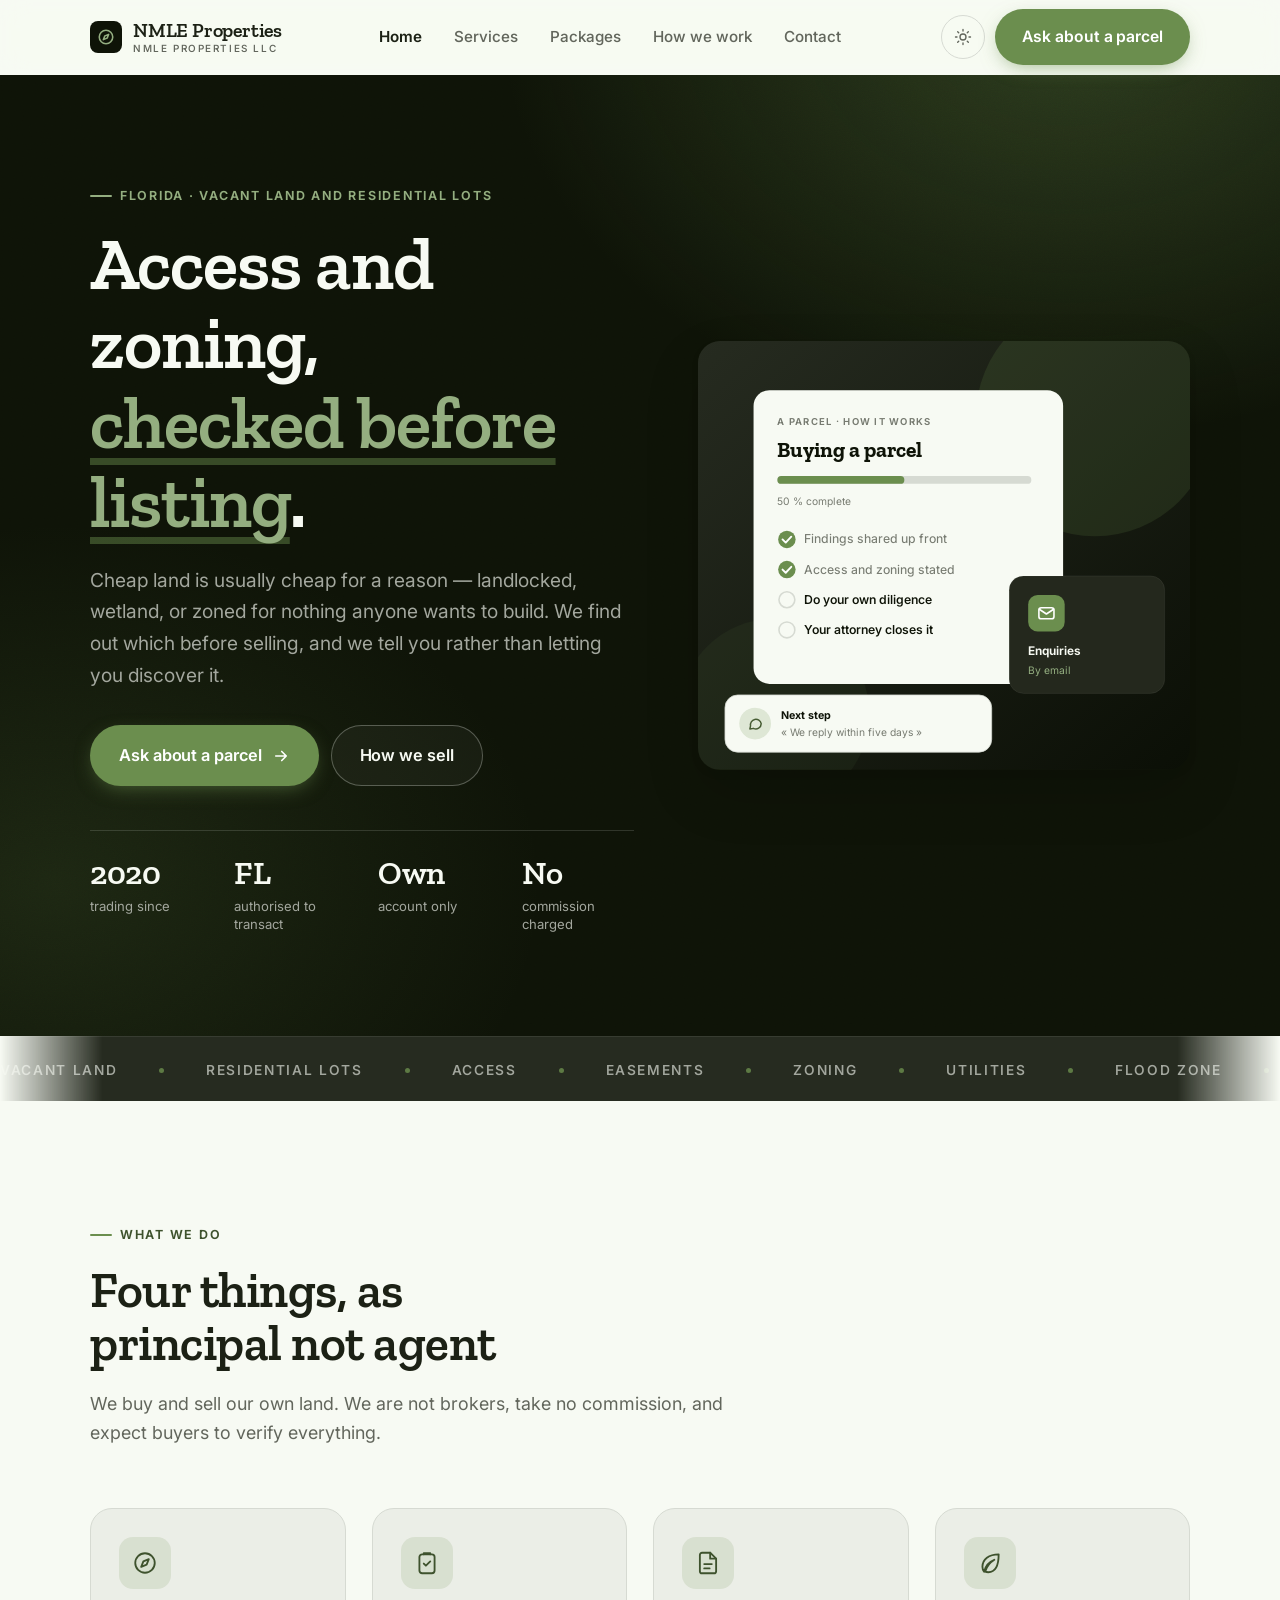
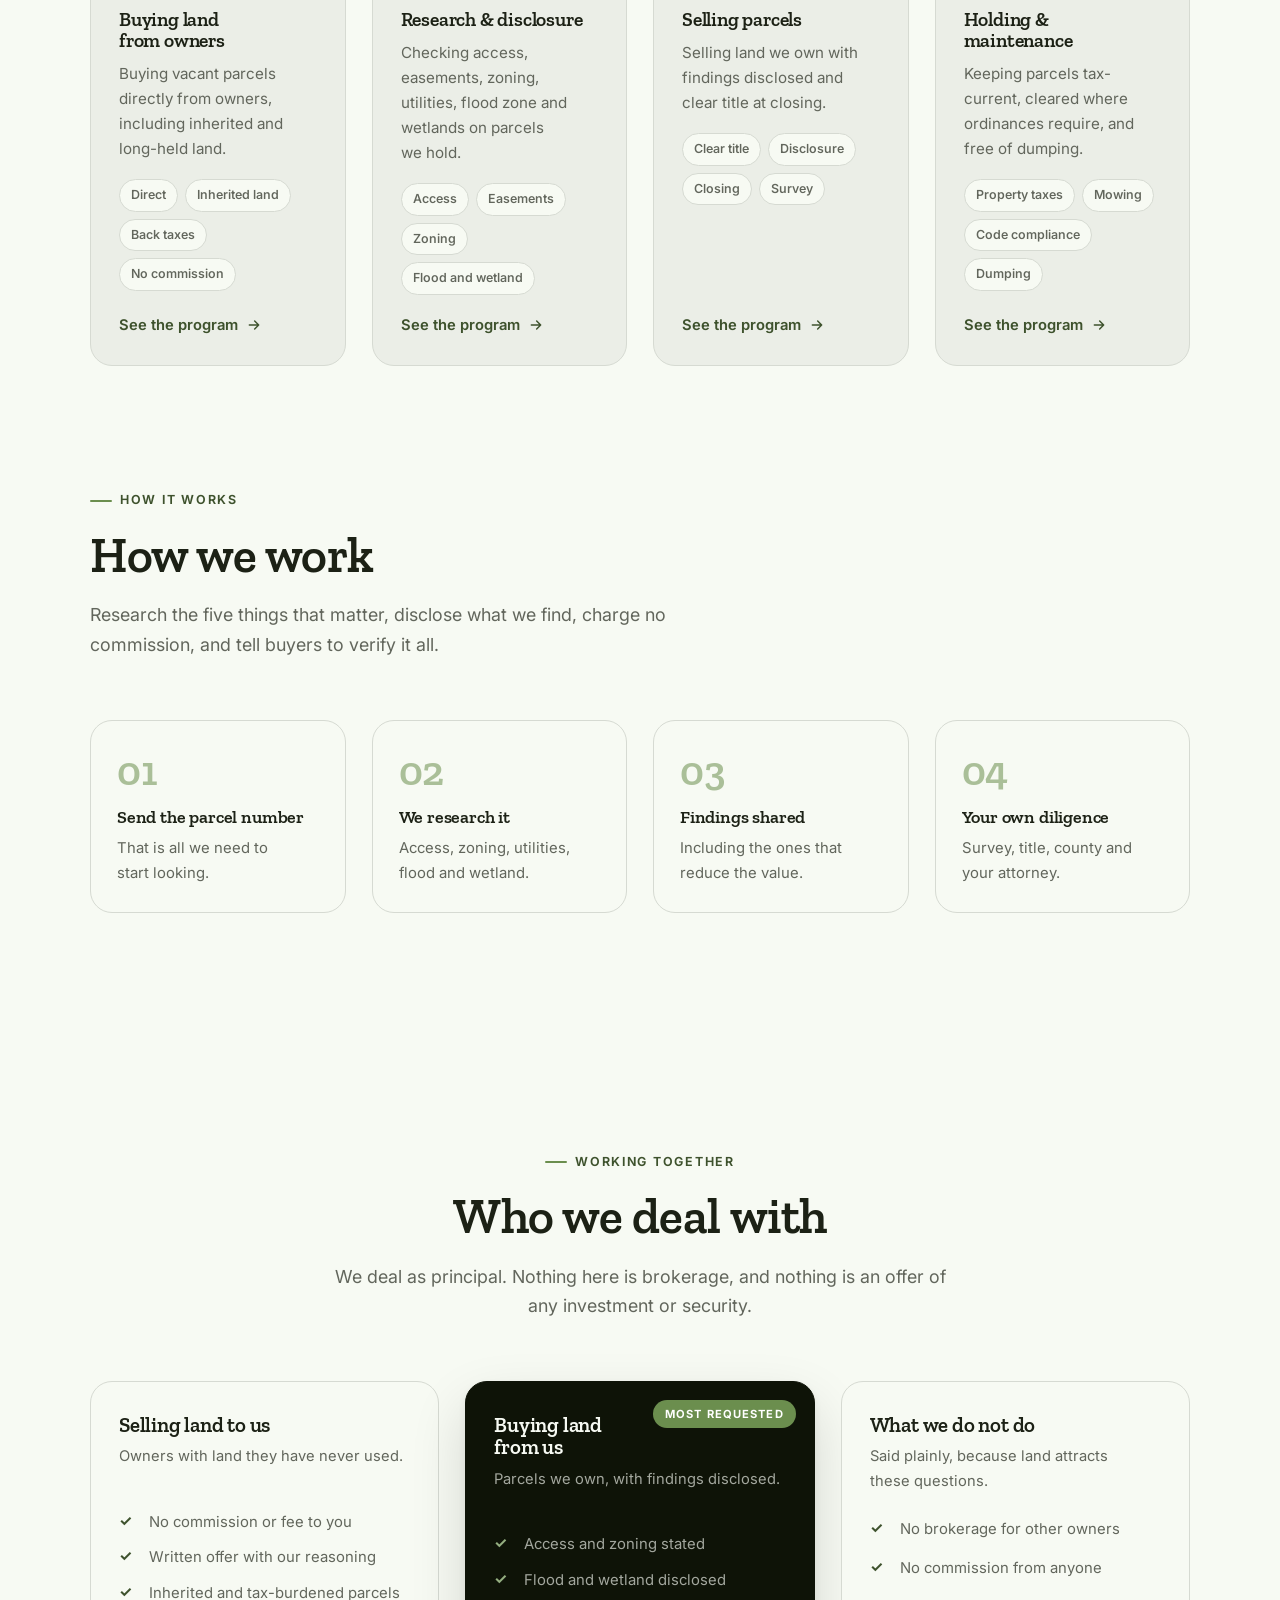
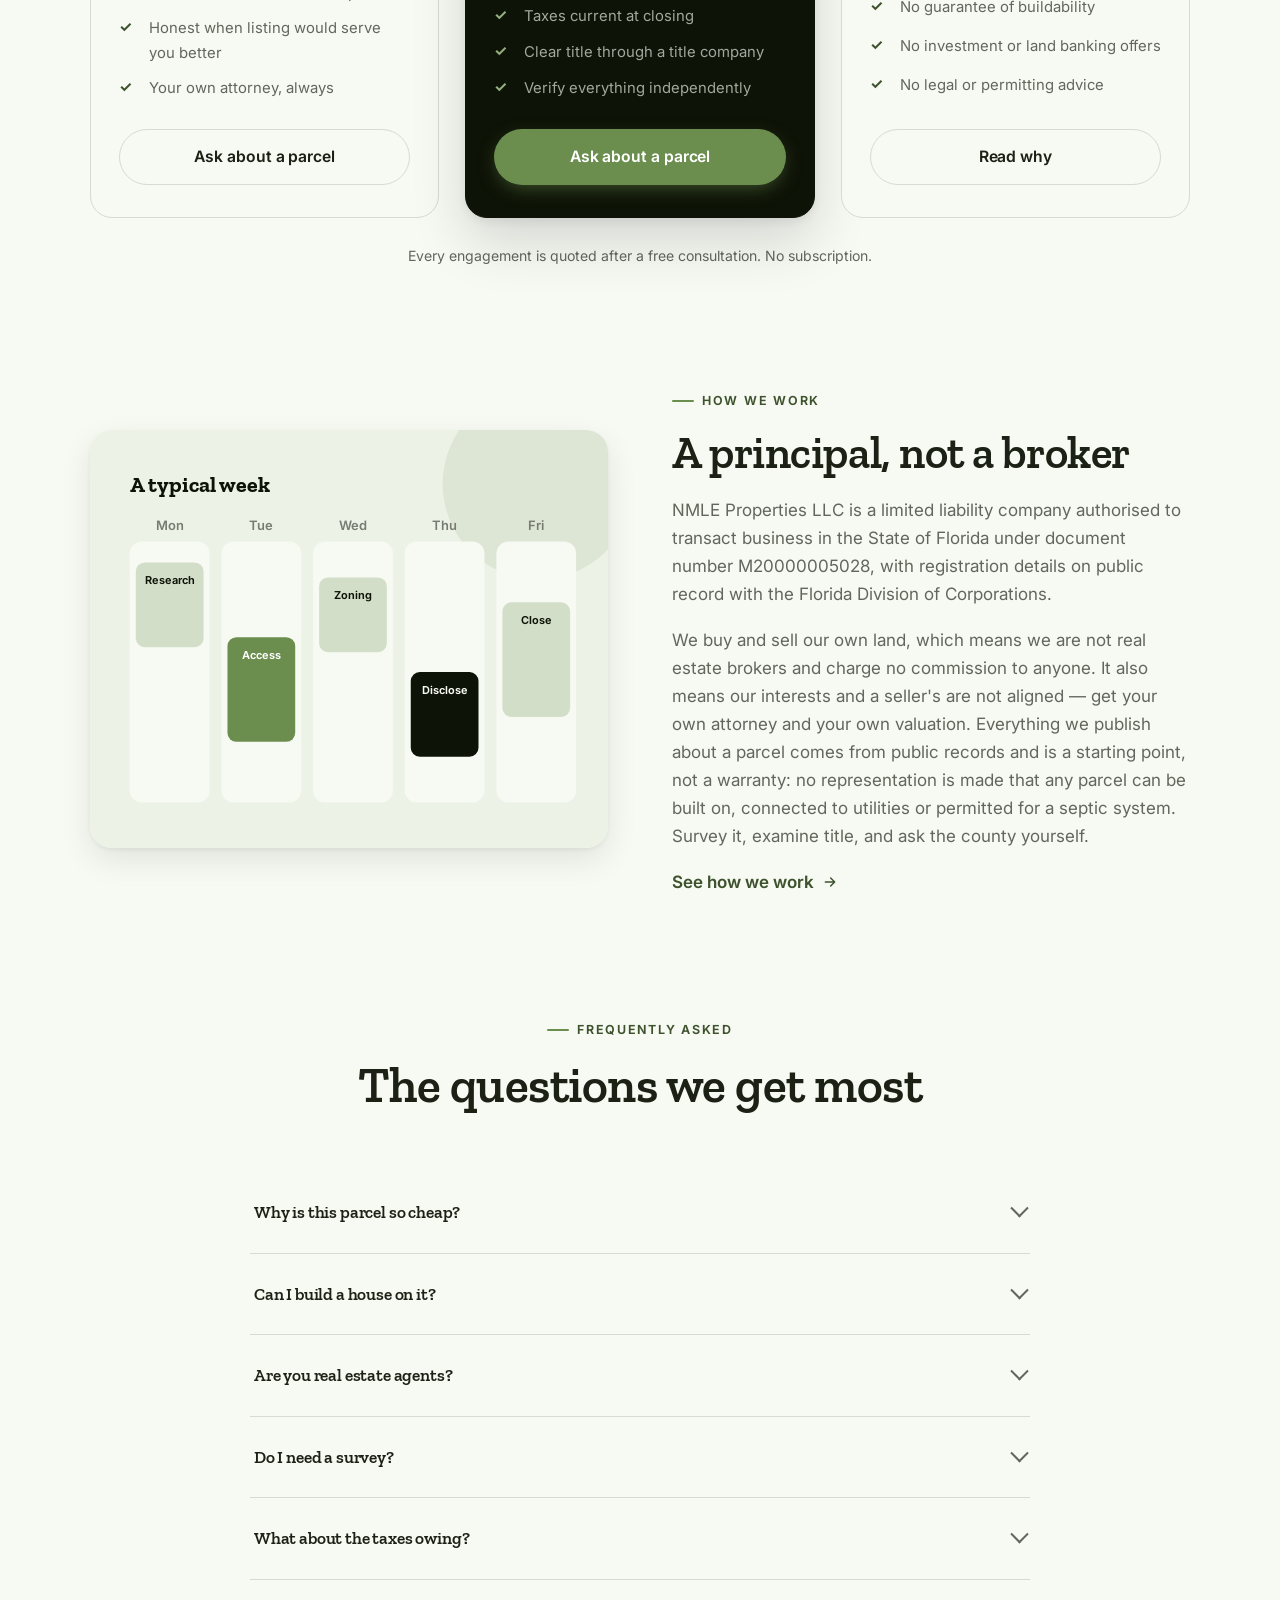
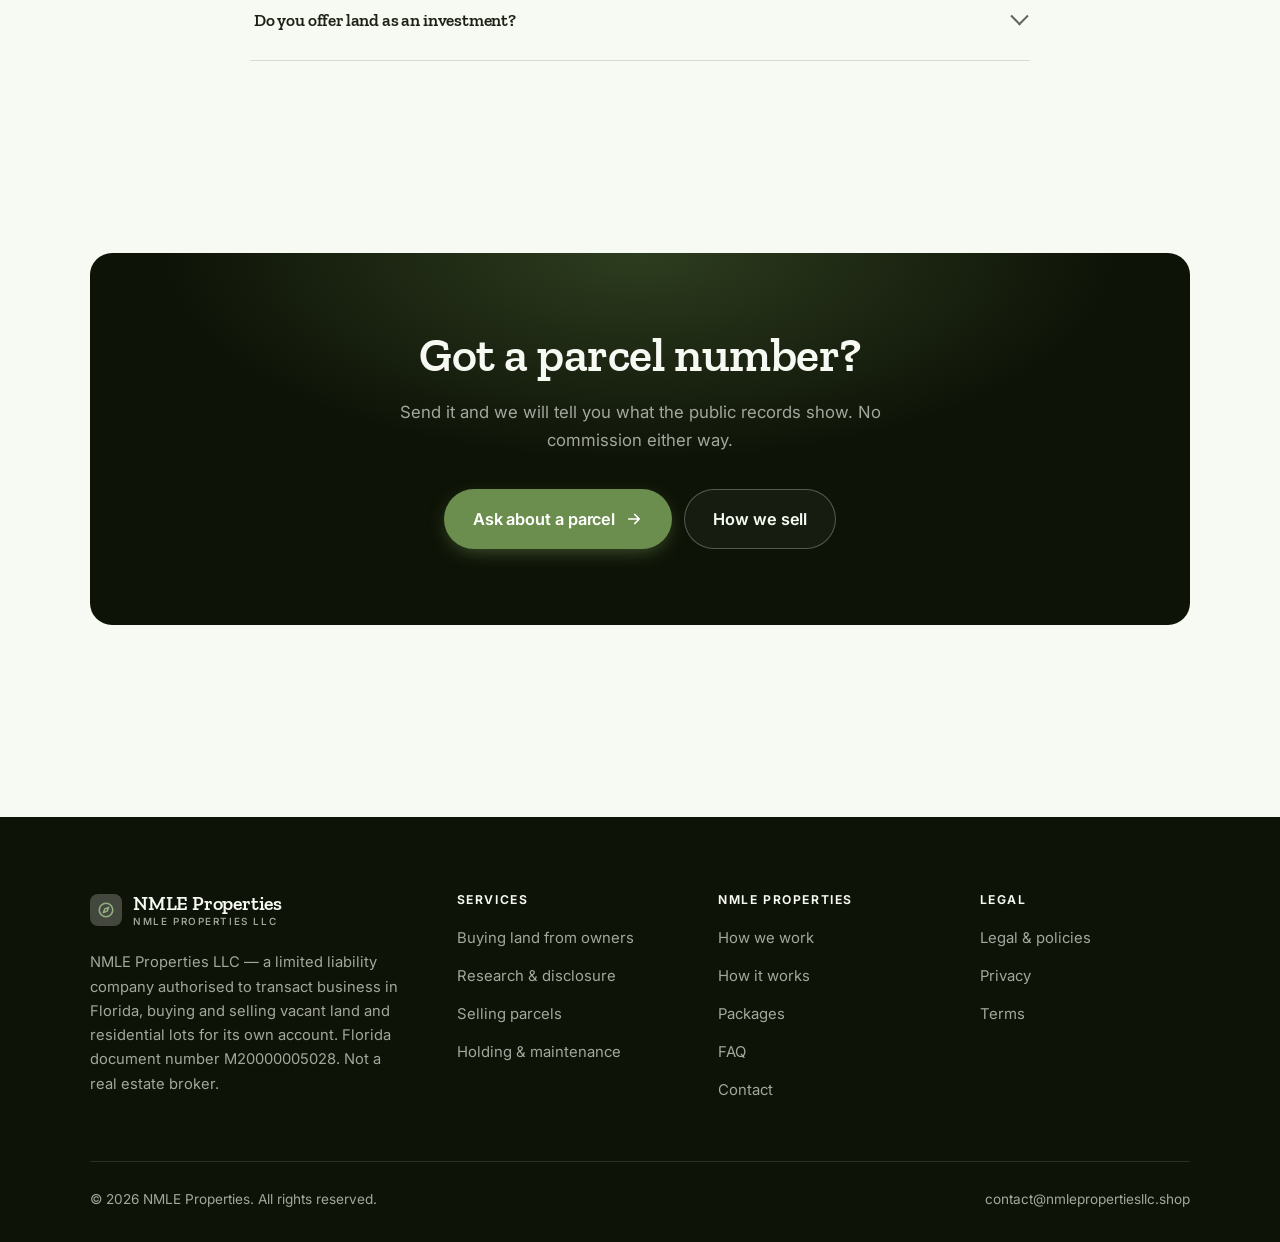
<file: index.html>
<!DOCTYPE html>
<html lang="en" class="no-js">
<head>
<meta charset="utf-8">
<meta name="viewport" content="width=device-width, initial-scale=1">
<title>NMLE Properties LLC — vacant land and residential lots</title>
<meta name="description" content="NMLE Properties LLC buys and sells vacant land and residential lots for its own account in Florida, with access, zoning and utility findings disclosed before any sale.">
<link rel="canonical" href="https://nmlepropertiesllc.shop/">

<meta property="og:type" content="website">
<meta property="og:url" content="https://nmlepropertiesllc.shop/">
<meta property="og:site_name" content="NMLE Properties">
<meta property="og:locale" content="en_US">
<meta property="og:title" content="NMLE Properties LLC — vacant land and residential lots">
<meta property="og:description" content="NMLE Properties LLC buys and sells vacant land and residential lots for its own account in Florida, with access, zoning and utility findings disclosed before any sale.">
<meta name="theme-color" content="#0e1307">

<link rel="icon" href="assets/img/favicon.svg" type="image/svg+xml">
<link rel="preconnect" href="https://fonts.googleapis.com">
<link rel="preconnect" href="https://fonts.gstatic.com" crossorigin>
<link rel="stylesheet" href="https://fonts.googleapis.com/css2?family=Zilla+Slab:wght@400;600;700&family=Inter:wght@400..700&display=swap">
<link rel="stylesheet" href="assets/css/style.css">

<!-- Thème appliqué avant le premier rendu (évite le flash) -->
<script>
document.documentElement.classList.remove('no-js');
(function(){try{var t=localStorage.getItem('site-theme');if(t){document.documentElement.setAttribute('data-theme',t);}}catch(e){}})();
</script>
<script type="application/ld+json">
{
  "@context": "https://schema.org",
  "@type": "Organization",
  "name": "NMLE Properties",
  "url": "https://nmlepropertiesllc.shop/",
  "email": "contact@nmlepropertiesllc.shop",
  "description": "NMLE Properties LLC buys and sells vacant land and residential lots for its own account in Florida, with access, zoning and utility findings disclosed before any sale.",
  "areaServed": "US",
  "knowsLanguage": "en"
}
</script>
</head>

<body>
<a class="skip-link" href="#main">Skip to main content</a>

<header class="site-header">
  <nav class="wrap nav" aria-label="Main navigation">
    <a class="brand" href="index.html">
      <svg class="brand__mark" viewBox="0 0 64 64" aria-hidden="true">
        <rect class="bm-bg" width="64" height="64" rx="16"/>
        <g class="bm-ic" transform="translate(14 14) scale(1.5)" fill="none" stroke-width="2.1" stroke-linecap="round" stroke-linejoin="round"><circle cx="12" cy="12" r="9"/><path d="M15.5 8.5 13.5 13.5 8.5 15.5 10.5 10.5z"/></g>
      </svg>
      <span>NMLE Properties<span class="brand__sub">NMLE Properties LLC</span></span>
    </a>

    <ul class="nav__links" id="nav-links">
      <li><a href="index.html" aria-current="page">Home</a></li>
      <li><a href="programs.html">Services</a></li>
      <li><a href="index.html#pricing">Packages</a></li>
      <li><a href="about.html">How we work</a></li>
      <li><a href="contact.html">Contact</a></li>
      <li><a class="btn btn--primary" href="contact.html">Ask about a parcel</a></li>
    </ul>

    <div class="nav__cta">
      <button class="theme-toggle" type="button" aria-label="Switch to dark theme">
        <svg class="icon-sun" viewBox="0 0 24 24" fill="none" stroke="currentColor" stroke-width="1.8" stroke-linecap="round" aria-hidden="true"><circle cx="12" cy="12" r="4"/><path d="M12 2v2m0 16v2M2 12h2m16 0h2M4.9 4.9l1.4 1.4m11.4 11.4 1.4 1.4M19.1 4.9l-1.4 1.4M6.3 17.7l-1.4 1.4"/></svg>
        <svg class="icon-moon" viewBox="0 0 24 24" fill="none" stroke="currentColor" stroke-width="1.8" stroke-linecap="round" stroke-linejoin="round" aria-hidden="true"><path d="M21 12.8A9 9 0 1 1 11.2 3a7 7 0 0 0 9.8 9.8z"/></svg>
      </button>
      <a class="btn btn--primary" href="contact.html">Ask about a parcel</a>
      <button class="nav__toggle" type="button" aria-expanded="false" aria-controls="nav-links" aria-label="Open menu">
        <svg class="icon-open" viewBox="0 0 24 24" fill="none" stroke="currentColor" stroke-width="2" stroke-linecap="round" aria-hidden="true"><path d="M3 6h18M3 12h18M3 18h18"/></svg>
        <svg class="icon-close" viewBox="0 0 24 24" fill="none" stroke="currentColor" stroke-width="2" stroke-linecap="round" aria-hidden="true"><path d="M6 6l12 12M18 6L6 18"/></svg>
      </button>
    </div>
  </nav>
</header>

<main id="main">

<section class="hero">
  <div class="wrap hero__inner">
    <div>
      <span class="eyebrow hero__eyebrow">Florida · Vacant land and residential lots</span>
      <h1>Access and zoning,<br> <em>checked before listing</em>.</h1>
      <p class="hero__lede">Cheap land is usually cheap for a reason — landlocked, wetland, or zoned for nothing anyone wants to build. We find out which before selling, and we tell you rather than letting you discover it.</p>

      <div class="hero__actions">
        <a class="btn btn--primary btn--lg" href="contact.html">Ask about a parcel <svg viewBox="0 0 24 24" fill="none" stroke="currentColor" stroke-width="2.2" stroke-linecap="round" stroke-linejoin="round" aria-hidden="true"><path d="M5 12h14M13 6l6 6-6 6"/></svg></a>
        <a class="btn btn--on-dark btn--lg" href="programs.html">How we sell</a>
      </div>

      <ul class="hero__proof">
        <li><span class="stat__num">2020</span><span class="stat__label">trading since</span></li>
        <li><span class="stat__num">FL</span><span class="stat__label">authorised to transact</span></li>
        <li><span class="stat__num">Own</span><span class="stat__label">account only</span></li>
        <li><span class="stat__num">No</span><span class="stat__label">commission charged</span></li>
      </ul>
    </div>

    <div class="hero__art">
      <svg viewBox="0 0 620 540" role="img" aria-label="How buying a parcel from NMLE Properties works, from disclosed findings to closing.">
        <defs>
          <linearGradient id="hbg" x1="0" y1="0" x2="1" y2="1">
            <stop offset="0" stop-color="#262b20"/><stop offset="1" stop-color="#0b0f06"/>
          </linearGradient>
        </defs>
        <rect width="620" height="540" rx="22" fill="url(#hbg)"/>
        <circle cx="500" cy="96" r="150" fill="#6b8e4e" opacity=".16"/>
        <circle cx="96" cy="470" r="120" fill="#6b8e4e" opacity=".08"/>

        <g style="font-family: var(--font-body)">
          <!-- Carte programme -->
          <rect x="70" y="62" width="390" height="370" rx="20" fill="#f7faf3"/>
          <text x="100" y="106" font-size="12" font-weight="650" letter-spacing="1.6" fill="#777b71">A PARCEL · HOW IT WORKS</text>
          <text x="100" y="146" font-size="27" font-weight="700" fill="#0e1307" style="font-family: var(--font-display)">Buying a parcel</text>
          <rect x="100" y="170" width="320" height="10" rx="5" fill="#d6dad2"/>
          <rect x="100" y="170" width="160" height="10" rx="5" fill="#6b8e4e"/>
          <text x="100" y="206" font-size="13" fill="#777b71">50 % complete</text>
          <circle cx="112" cy="250" r="11" fill="#6b8e4e"/><path d="M106.5 250l4 4 7-7.5" fill="none" stroke="#ffffff" stroke-width="2.4" stroke-linecap="round" stroke-linejoin="round"/><text x="134" y="255" font-size="15.5" fill="#777b71" font-weight="450">Findings shared up front</text>
          <circle cx="112" cy="288" r="11" fill="#6b8e4e"/><path d="M106.5 288l4 4 7-7.5" fill="none" stroke="#ffffff" stroke-width="2.4" stroke-linecap="round" stroke-linejoin="round"/><text x="134" y="293" font-size="15.5" fill="#777b71" font-weight="450">Access and zoning stated</text>
          <circle cx="112" cy="326" r="10" fill="none" stroke="#d6dad2" stroke-width="2"/><text x="134" y="331" font-size="15.5" fill="#0e1307" font-weight="560">Do your own diligence</text>
          <circle cx="112" cy="364" r="10" fill="none" stroke="#d6dad2" stroke-width="2"/><text x="134" y="369" font-size="15.5" fill="#0e1307" font-weight="560">Your attorney closes it</text>

          <!-- Carte séance -->
          <rect x="392" y="296" width="196" height="148" rx="18" fill="#24281d" stroke="#ffffff" stroke-opacity=".08"/>
          <rect x="416" y="320" width="46" height="46" rx="12" fill="#6b8e4e"/>
          <g transform="translate(427 331)" fill="none" stroke="#ffffff" color="#ffffff" stroke-width="2" stroke-linecap="round" stroke-linejoin="round"><rect x="2.5" y="5" width="19" height="14" rx="3"/><path d="M3 7l9 6 9-6"/></g>
          <text x="416" y="396" font-size="15" font-weight="650" fill="#f7faf3">Enquiries</text>
          <text x="416" y="420" font-size="13" fill="#94ae80">By email</text>

          <!-- Retour du coach -->
          <rect x="34" y="446" width="336" height="72" rx="16" fill="#f7faf3" stroke="#d6dad2"/>
          <circle cx="72" cy="482" r="20" fill="#dee7d5"/>
          <g transform="translate(62 472) scale(.84)" fill="none" stroke="#465c33" stroke-width="2.2" stroke-linecap="round" stroke-linejoin="round"><path d="M21 12a8 8 0 0 1-11.6 7.1L4 20l1-4.6A8 8 0 1 1 21 12z"/></g>
          <text x="104" y="476" font-size="13.5" font-weight="700" fill="#0e1307">Next step</text>
          <text x="104" y="498" font-size="13" fill="#777b71">« We reply within five days »</text>
        </g>
      </svg>
    </div>
  </div>
</section>

<div class="marquee" aria-hidden="true">
  <div class="marquee__track"><span>Vacant land</span><span>Residential lots</span><span>Access</span><span>Easements</span><span>Zoning</span><span>Utilities</span><span>Flood zone</span><span>Wetlands</span><span>Clear title</span><span>Own account</span><span>Vacant land</span><span>Residential lots</span><span>Access</span><span>Easements</span><span>Zoning</span><span>Utilities</span><span>Flood zone</span><span>Wetlands</span><span>Clear title</span><span>Own account</span></div>
</div>

<section class="section wrap" id="programs">
  <div class="section-head reveal">
    <span class="eyebrow">What we do</span>
    <h2>Four things, as principal not agent</h2>
    <p>We buy and sell our own land. We are not brokers, take no commission, and expect buyers to verify everything.</p>
  </div>
  <div class="grid grid--4 reveal-group">
    <a class="card" href="programs.html#buying">
      <div class="card__icon"><svg viewBox="0 0 24 24" fill="none" stroke="currentColor" stroke-width="1.7" stroke-linecap="round" stroke-linejoin="round" aria-hidden="true"><circle cx="12" cy="12" r="9"/><path d="M15.5 8.5 13.5 13.5 8.5 15.5 10.5 10.5z"/></svg></div>
      <h3>Buying land from owners</h3>
      <p>Buying vacant parcels directly from owners, including inherited and long-held land.</p>
      <ul class="tags"><li>Direct</li><li>Inherited land</li><li>Back taxes</li><li>No commission</li></ul>
      <span class="arrow-link">See the program <svg viewBox="0 0 24 24" fill="none" stroke="currentColor" stroke-width="2.2" stroke-linecap="round" stroke-linejoin="round" aria-hidden="true"><path d="M5 12h14M13 6l6 6-6 6"/></svg></span>
    </a>
    <a class="card" href="programs.html#research">
      <div class="card__icon"><svg viewBox="0 0 24 24" fill="none" stroke="currentColor" stroke-width="1.7" stroke-linecap="round" stroke-linejoin="round" aria-hidden="true"><rect x="5" y="4" width="14" height="17.5" rx="2.5"/><path d="M9 4V3h6v1M9 12.5l2 2 4-4"/></svg></div>
      <h3>Research &amp; disclosure</h3>
      <p>Checking access, easements, zoning, utilities, flood zone and wetlands on parcels we hold.</p>
      <ul class="tags"><li>Access</li><li>Easements</li><li>Zoning</li><li>Flood and wetland</li></ul>
      <span class="arrow-link">See the program <svg viewBox="0 0 24 24" fill="none" stroke="currentColor" stroke-width="2.2" stroke-linecap="round" stroke-linejoin="round" aria-hidden="true"><path d="M5 12h14M13 6l6 6-6 6"/></svg></span>
    </a>
    <a class="card" href="programs.html#selling">
      <div class="card__icon"><svg viewBox="0 0 24 24" fill="none" stroke="currentColor" stroke-width="1.7" stroke-linecap="round" stroke-linejoin="round" aria-hidden="true"><path d="M14 2.5H6.5A2 2 0 0 0 4.5 4.5v15a2 2 0 0 0 2 2h11a2 2 0 0 0 2-2V8z"/><path d="M14 2.5V8h5.5M8.5 13h7M8.5 17h5"/></svg></div>
      <h3>Selling parcels</h3>
      <p>Selling land we own with findings disclosed and clear title at closing.</p>
      <ul class="tags"><li>Clear title</li><li>Disclosure</li><li>Closing</li><li>Survey</li></ul>
      <span class="arrow-link">See the program <svg viewBox="0 0 24 24" fill="none" stroke="currentColor" stroke-width="2.2" stroke-linecap="round" stroke-linejoin="round" aria-hidden="true"><path d="M5 12h14M13 6l6 6-6 6"/></svg></span>
    </a>
    <a class="card" href="programs.html#holding">
      <div class="card__icon"><svg viewBox="0 0 24 24" fill="none" stroke="currentColor" stroke-width="1.7" stroke-linecap="round" stroke-linejoin="round" aria-hidden="true"><path d="M20 4c-9 0-15 4.5-15 11.5 0 2 .6 3.4 1.5 4.5C8 14 12 10.5 16 9c-4 2.5-7 6-8.5 11 1 .4 2 .5 3 .5C17 20.5 20 14 20 4z"/></svg></div>
      <h3>Holding &amp; maintenance</h3>
      <p>Keeping parcels tax-current, cleared where ordinances require, and free of dumping.</p>
      <ul class="tags"><li>Property taxes</li><li>Mowing</li><li>Code compliance</li><li>Dumping</li></ul>
      <span class="arrow-link">See the program <svg viewBox="0 0 24 24" fill="none" stroke="currentColor" stroke-width="2.2" stroke-linecap="round" stroke-linejoin="round" aria-hidden="true"><path d="M5 12h14M13 6l6 6-6 6"/></svg></span>
    </a>
  </div>
</section>

<section class="section section--flush wrap" id="how-it-works">
  <div class="section-head reveal">
    <span class="eyebrow">How it works</span>
    <h2>How we work</h2>
    <p>Research the five things that matter, disclose what we find, charge no commission, and tell buyers to verify it all.</p>
  </div>
  <div class="grid grid--4 steps reveal-group">
    <article class="step">
      <h3>Send the parcel number</h3>
      <p>That is all we need to start looking.</p>
    </article>
    <article class="step">
      <h3>We research it</h3>
      <p>Access, zoning, utilities, flood and wetland.</p>
    </article>
    <article class="step">
      <h3>Findings shared</h3>
      <p>Including the ones that reduce the value.</p>
    </article>
    <article class="step">
      <h3>Your own diligence</h3>
      <p>Survey, title, county and your attorney.</p>
    </article>
  </div>
</section>

<section class="section wrap" id="pricing">
  <div class="section-head section-head--center reveal">
    <span class="eyebrow">Working together</span>
    <h2>Who we deal with</h2>
    <p>We deal as principal. Nothing here is brokerage, and nothing is an offer of any investment or security.</p>
  </div>
  <div class="grid grid--3 plans reveal-group">
    <article class="plan">
      
      <h3>Selling land to us</h3>
      <p class="plan__desc">Owners with land they have never used.</p>
      
      <ul class="plan__features">
        <li>No commission or fee to you</li>
        <li>Written offer with our reasoning</li>
        <li>Inherited and tax-burdened parcels</li>
        <li>Honest when listing would serve you better</li>
        <li>Your own attorney, always</li>
      </ul>
      <a class="btn btn--ghost btn--block" href="contact.html">Ask about a parcel</a>
    </article>
    <article class="plan plan--featured">
      <span class="plan__tag">Most requested</span>
      <h3>Buying land from us</h3>
      <p class="plan__desc">Parcels we own, with findings disclosed.</p>
      
      <ul class="plan__features">
        <li>Access and zoning stated</li>
        <li>Flood and wetland disclosed</li>
        <li>Taxes current at closing</li>
        <li>Clear title through a title company</li>
        <li>Verify everything independently</li>
      </ul>
      <a class="btn btn--primary btn--block" href="contact.html">Ask about a parcel</a>
    </article>
    <article class="plan">
      
      <h3>What we do not do</h3>
      <p class="plan__desc">Said plainly, because land attracts these questions.</p>
      
      <ul class="plan__features">
        <li>No brokerage for other owners</li>
        <li>No commission from anyone</li>
        <li>No guarantee of buildability</li>
        <li>No investment or land banking offers</li>
        <li>No legal or permitting advice</li>
      </ul>
      <a class="btn btn--ghost btn--block" href="contact.html">Read why</a>
    </article>
  </div>
  <p class="plans-note">Every engagement is quoted after a free consultation. No subscription.</p>
</section>

<section class="section section--flush wrap">
  <div class="split reveal">
    <div class="split__art">
      <svg viewBox="0 0 520 420" role="img" aria-label="Example of a typical week: Research, Access, Zoning, Disclose, Close.">
        <rect width="520" height="420" rx="20" fill="#edf2e7"/>
        <circle cx="450" cy="54" r="96" fill="#6b8e4e" opacity=".12"/>
        <g style="font-family: var(--font-body)">
        <text x="40" y="62" font-size="22" font-weight="700" fill="#0e1307" style="font-family: var(--font-display)">A typical week</text>
        <text x="80" y="100" text-anchor="middle" font-size="13" font-weight="600" fill="#777b71">Mon</text>
        <rect x="40" y="112" width="80" height="262" rx="12" fill="#f7faf3"/>
        <rect x="46" y="133" width="68" height="85" rx="9" fill="#d3dec8"/>
        <text x="80" y="155" text-anchor="middle" font-size="11" font-weight="650" fill="#0e1307">Research</text>
        <text x="172" y="100" text-anchor="middle" font-size="13" font-weight="600" fill="#777b71">Tue</text>
        <rect x="132" y="112" width="80" height="262" rx="12" fill="#f7faf3"/>
        <rect x="138" y="208" width="68" height="105" rx="9" fill="#6b8e4e"/>
        <text x="172" y="230" text-anchor="middle" font-size="11" font-weight="650" fill="#ffffff">Access</text>
        <text x="264" y="100" text-anchor="middle" font-size="13" font-weight="600" fill="#777b71">Wed</text>
        <rect x="224" y="112" width="80" height="262" rx="12" fill="#f7faf3"/>
        <rect x="230" y="148" width="68" height="75" rx="9" fill="#d3dec8"/>
        <text x="264" y="170" text-anchor="middle" font-size="11" font-weight="650" fill="#0e1307">Zoning</text>
        <text x="356" y="100" text-anchor="middle" font-size="13" font-weight="600" fill="#777b71">Thu</text>
        <rect x="316" y="112" width="80" height="262" rx="12" fill="#f7faf3"/>
        <rect x="322" y="243" width="68" height="85" rx="9" fill="#0e1307"/>
        <text x="356" y="265" text-anchor="middle" font-size="11" font-weight="650" fill="#f7faf3">Disclose</text>
        <text x="448" y="100" text-anchor="middle" font-size="13" font-weight="600" fill="#777b71">Fri</text>
        <rect x="408" y="112" width="80" height="262" rx="12" fill="#f7faf3"/>
        <rect x="414" y="173" width="68" height="115" rx="9" fill="#d3dec8"/>
        <text x="448" y="195" text-anchor="middle" font-size="11" font-weight="650" fill="#0e1307">Close</text>
        </g>
      </svg>
    </div>
    <div>
      <span class="eyebrow">How we work</span>
      <h2>A principal, not a broker</h2>
      <p>NMLE Properties LLC is a limited liability company authorised to transact business in the State of Florida under document number M20000005028, with registration details on public record with the Florida Division of Corporations.</p>
      <p>We buy and sell our own land, which means we are not real estate brokers and charge no commission to anyone. It also means our interests and a seller's are not aligned — get your own attorney and your own valuation. Everything we publish about a parcel comes from public records and is a starting point, not a warranty: no representation is made that any parcel can be built on, connected to utilities or permitted for a septic system. Survey it, examine title, and ask the county yourself.</p>
      <p><a class="arrow-link" href="about.html">See how we work <svg viewBox="0 0 24 24" fill="none" stroke="currentColor" stroke-width="2.2" stroke-linecap="round" stroke-linejoin="round" aria-hidden="true"><path d="M5 12h14M13 6l6 6-6 6"/></svg></a></p>
    </div>
  </div>
</section>

<section class="section section--flush wrap" id="faq">
  <div class="section-head section-head--center reveal">
    <span class="eyebrow">Frequently asked</span>
    <h2>The questions we get most</h2>
  </div>
  <div class="faq reveal">
    <details>
      <summary>Why is this parcel so cheap?</summary>
      <p>Usually one of five reasons: no legal access, wetland, a flood designation, zoning that permits little, or utilities a long way off. We research all five and tell you which applies — that is the whole point of asking.</p>
    </details>
    <details>
      <summary>Can I build a house on it?</summary>
      <p>We will not promise that, ever. Buildability depends on zoning, access, septic percolation, wetland extent and the permitting authority's decision. Ask the county before you buy, not after.</p>
    </details>
    <details>
      <summary>Are you real estate agents?</summary>
      <p>No. We buy and sell our own land as principal, represent nobody and charge no commission. If you are selling to us, use your own attorney — our interests are not yours.</p>
    </details>
    <details>
      <summary>Do I need a survey?</summary>
      <p>Yes. Boundaries, encroachments and access are routinely different from what a parcel map suggests, and a survey is cheap against the cost of being wrong.</p>
    </details>
    <details>
      <summary>What about the taxes owing?</summary>
      <p>On parcels we sell, taxes are current at closing. If you are selling us land with back taxes, say so — it is common and it is not a dealbreaker.</p>
    </details>
    <details>
      <summary>Do you offer land as an investment?</summary>
      <p>No. We sell parcels, not investments, and nothing here is an offer of any security, fund or land banking scheme.</p>
    </details>
  </div>
</section>

<section class="wrap section--tight">
  <div class="cta-band reveal">
    <h2>Got a parcel number?</h2>
    <p>Send it and we will tell you what the public records show. No commission either way.</p>
    <div class="hero__actions">
      <a class="btn btn--primary btn--lg" href="contact.html">Ask about a parcel <svg viewBox="0 0 24 24" fill="none" stroke="currentColor" stroke-width="2.2" stroke-linecap="round" stroke-linejoin="round" aria-hidden="true"><path d="M5 12h14M13 6l6 6-6 6"/></svg></a>
      <a class="btn btn--on-dark btn--lg" href="programs.html">How we sell</a>
    </div>
  </div>
</section>

</main>

<footer class="site-footer">
  <div class="wrap">
    <div class="footer__grid">
      <div class="footer__brand">
        <a class="brand" href="index.html">
          <svg class="brand__mark" viewBox="0 0 64 64" aria-hidden="true">
        <rect class="bm-bg" width="64" height="64" rx="16"/>
        <g class="bm-ic" transform="translate(14 14) scale(1.5)" fill="none" stroke-width="2.1" stroke-linecap="round" stroke-linejoin="round"><circle cx="12" cy="12" r="9"/><path d="M15.5 8.5 13.5 13.5 8.5 15.5 10.5 10.5z"/></g>
      </svg>
          <span>NMLE Properties<span class="brand__sub">NMLE Properties LLC</span></span>
        </a>
        <p>NMLE Properties LLC — a limited liability company authorised to transact business in Florida, buying and selling vacant land and residential lots for its own account. Florida document number M20000005028. Not a real estate broker.</p>
      </div>

      <div class="footer__col">
        <h4>Services</h4>
        <ul>
          <li><a href="programs.html#buying">Buying land from owners</a></li>
          <li><a href="programs.html#research">Research &amp; disclosure</a></li>
          <li><a href="programs.html#selling">Selling parcels</a></li>
          <li><a href="programs.html#holding">Holding &amp; maintenance</a></li>
        </ul>
      </div>

      <div class="footer__col">
        <h4>NMLE Properties</h4>
        <ul>
          <li><a href="about.html">How we work</a></li>
          <li><a href="index.html#how-it-works">How it works</a></li>
          <li><a href="index.html#pricing">Packages</a></li>
          <li><a href="index.html#faq">FAQ</a></li>
          <li><a href="contact.html">Contact</a></li>
        </ul>
      </div>

      <div class="footer__col">
        <h4>Legal</h4>
        <ul>
          <li><a href="legal.html">Legal &amp; policies</a></li>
          <li><a href="legal.html#privacy">Privacy</a></li>
          <li><a href="legal.html#terms">Terms</a></li>
        </ul>
      </div>
    </div>

    <div class="footer__bottom">
      <p>© <span data-year>2026</span> NMLE Properties. All rights reserved.</p>
      <p><a href="mailto:contact@nmlepropertiesllc.shop">contact@nmlepropertiesllc.shop</a></p>
    </div>
  </div>
</footer>

<script src="assets/js/main.js" defer></script>
</body>
</html>
</file>
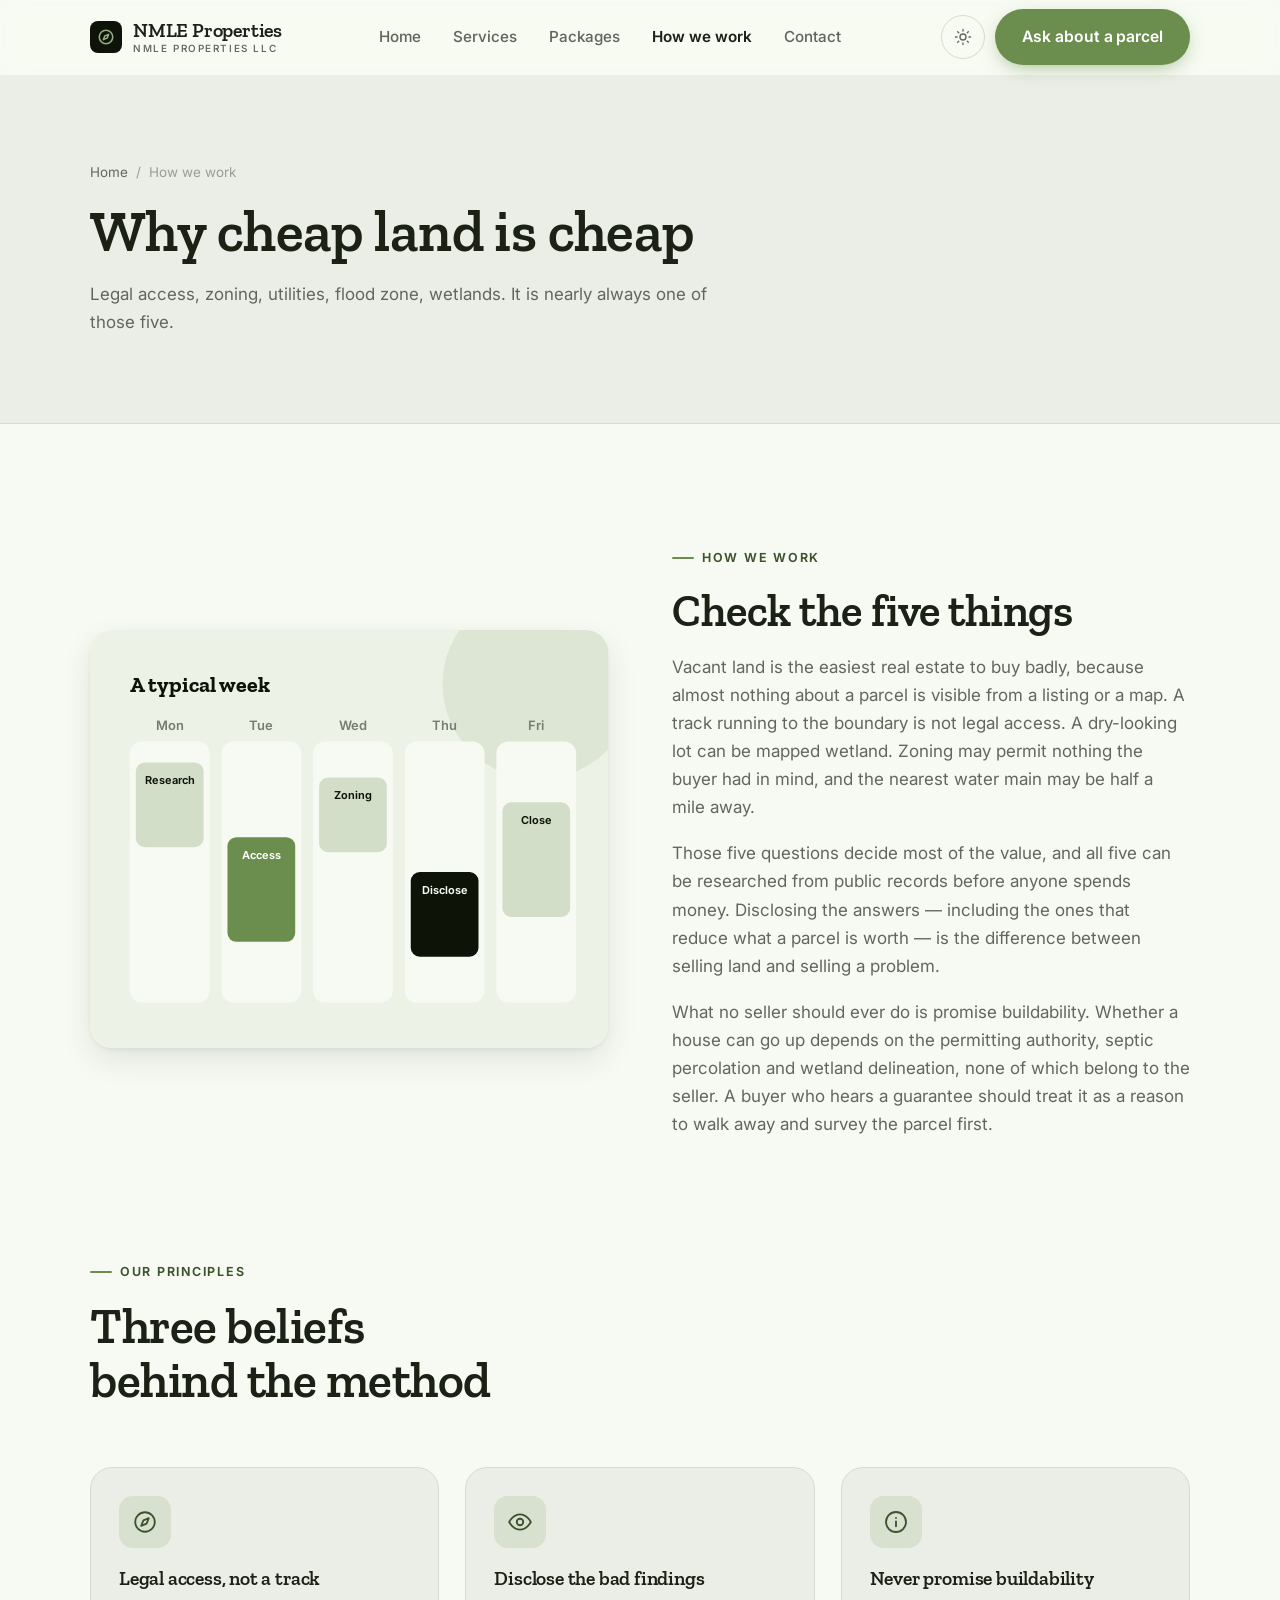
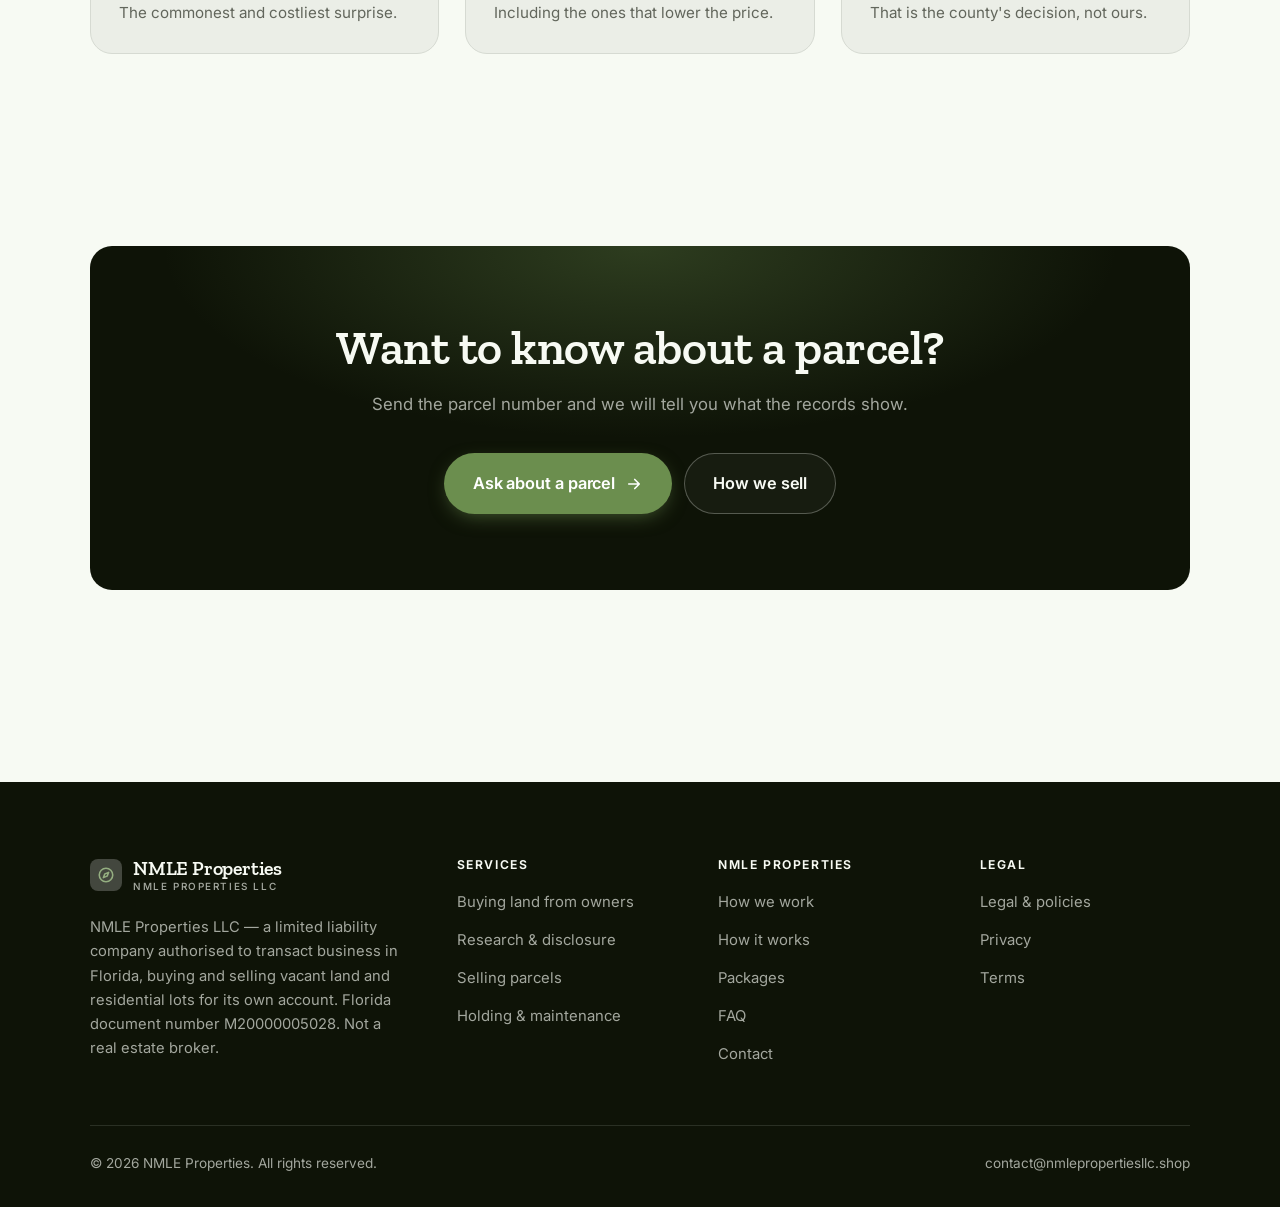
<file: about.html>
<!DOCTYPE html>
<html lang="en" class="no-js">
<head>
<meta charset="utf-8">
<meta name="viewport" content="width=device-width, initial-scale=1">
<title>How we work — NMLE Properties</title>
<meta name="description" content="About NMLE Properties LLC, a company buying and selling vacant land in Florida, document number M20000005028.">
<link rel="canonical" href="https://nmlepropertiesllc.shop/about.html">

<meta property="og:type" content="website">
<meta property="og:url" content="https://nmlepropertiesllc.shop/about.html">
<meta property="og:site_name" content="NMLE Properties">
<meta property="og:locale" content="en_US">
<meta property="og:title" content="How we work — NMLE Properties">
<meta property="og:description" content="About NMLE Properties LLC, a company buying and selling vacant land in Florida, document number M20000005028.">
<meta name="theme-color" content="#0e1307">

<link rel="icon" href="assets/img/favicon.svg" type="image/svg+xml">
<link rel="preconnect" href="https://fonts.googleapis.com">
<link rel="preconnect" href="https://fonts.gstatic.com" crossorigin>
<link rel="stylesheet" href="https://fonts.googleapis.com/css2?family=Zilla+Slab:wght@400;600;700&family=Inter:wght@400..700&display=swap">
<link rel="stylesheet" href="assets/css/style.css">

<!-- Thème appliqué avant le premier rendu (évite le flash) -->
<script>
document.documentElement.classList.remove('no-js');
(function(){try{var t=localStorage.getItem('site-theme');if(t){document.documentElement.setAttribute('data-theme',t);}}catch(e){}})();
</script>
</head>

<body>
<a class="skip-link" href="#main">Skip to main content</a>

<header class="site-header">
  <nav class="wrap nav" aria-label="Main navigation">
    <a class="brand" href="index.html">
      <svg class="brand__mark" viewBox="0 0 64 64" aria-hidden="true">
        <rect class="bm-bg" width="64" height="64" rx="16"/>
        <g class="bm-ic" transform="translate(14 14) scale(1.5)" fill="none" stroke-width="2.1" stroke-linecap="round" stroke-linejoin="round"><circle cx="12" cy="12" r="9"/><path d="M15.5 8.5 13.5 13.5 8.5 15.5 10.5 10.5z"/></g>
      </svg>
      <span>NMLE Properties<span class="brand__sub">NMLE Properties LLC</span></span>
    </a>

    <ul class="nav__links" id="nav-links">
      <li><a href="index.html">Home</a></li>
      <li><a href="programs.html">Services</a></li>
      <li><a href="index.html#pricing">Packages</a></li>
      <li><a href="about.html" aria-current="page">How we work</a></li>
      <li><a href="contact.html">Contact</a></li>
      <li><a class="btn btn--primary" href="contact.html">Ask about a parcel</a></li>
    </ul>

    <div class="nav__cta">
      <button class="theme-toggle" type="button" aria-label="Switch to dark theme">
        <svg class="icon-sun" viewBox="0 0 24 24" fill="none" stroke="currentColor" stroke-width="1.8" stroke-linecap="round" aria-hidden="true"><circle cx="12" cy="12" r="4"/><path d="M12 2v2m0 16v2M2 12h2m16 0h2M4.9 4.9l1.4 1.4m11.4 11.4 1.4 1.4M19.1 4.9l-1.4 1.4M6.3 17.7l-1.4 1.4"/></svg>
        <svg class="icon-moon" viewBox="0 0 24 24" fill="none" stroke="currentColor" stroke-width="1.8" stroke-linecap="round" stroke-linejoin="round" aria-hidden="true"><path d="M21 12.8A9 9 0 1 1 11.2 3a7 7 0 0 0 9.8 9.8z"/></svg>
      </button>
      <a class="btn btn--primary" href="contact.html">Ask about a parcel</a>
      <button class="nav__toggle" type="button" aria-expanded="false" aria-controls="nav-links" aria-label="Open menu">
        <svg class="icon-open" viewBox="0 0 24 24" fill="none" stroke="currentColor" stroke-width="2" stroke-linecap="round" aria-hidden="true"><path d="M3 6h18M3 12h18M3 18h18"/></svg>
        <svg class="icon-close" viewBox="0 0 24 24" fill="none" stroke="currentColor" stroke-width="2" stroke-linecap="round" aria-hidden="true"><path d="M6 6l12 12M18 6L6 18"/></svg>
      </button>
    </div>
  </nav>
</header>

<main id="main">

<section class="page-head">
  <div class="wrap">
    <nav class="breadcrumb" aria-label="Breadcrumb">
      <a href="index.html">Home</a><span>/</span><span aria-current="page">How we work</span>
    </nav>
    <h1>Why cheap land is cheap</h1>
    <p>Legal access, zoning, utilities, flood zone, wetlands. It is nearly always one of those five.</p>
  </div>
</section>

<section class="section wrap">
  <div class="split reveal">
    <div class="split__art">
      <svg viewBox="0 0 520 420" role="img" aria-label="Example of a typical week: Research, Access, Zoning, Disclose, Close.">
        <rect width="520" height="420" rx="20" fill="#edf2e7"/>
        <circle cx="450" cy="54" r="96" fill="#6b8e4e" opacity=".12"/>
        <g style="font-family: var(--font-body)">
        <text x="40" y="62" font-size="22" font-weight="700" fill="#0e1307" style="font-family: var(--font-display)">A typical week</text>
        <text x="80" y="100" text-anchor="middle" font-size="13" font-weight="600" fill="#777b71">Mon</text>
        <rect x="40" y="112" width="80" height="262" rx="12" fill="#f7faf3"/>
        <rect x="46" y="133" width="68" height="85" rx="9" fill="#d3dec8"/>
        <text x="80" y="155" text-anchor="middle" font-size="11" font-weight="650" fill="#0e1307">Research</text>
        <text x="172" y="100" text-anchor="middle" font-size="13" font-weight="600" fill="#777b71">Tue</text>
        <rect x="132" y="112" width="80" height="262" rx="12" fill="#f7faf3"/>
        <rect x="138" y="208" width="68" height="105" rx="9" fill="#6b8e4e"/>
        <text x="172" y="230" text-anchor="middle" font-size="11" font-weight="650" fill="#ffffff">Access</text>
        <text x="264" y="100" text-anchor="middle" font-size="13" font-weight="600" fill="#777b71">Wed</text>
        <rect x="224" y="112" width="80" height="262" rx="12" fill="#f7faf3"/>
        <rect x="230" y="148" width="68" height="75" rx="9" fill="#d3dec8"/>
        <text x="264" y="170" text-anchor="middle" font-size="11" font-weight="650" fill="#0e1307">Zoning</text>
        <text x="356" y="100" text-anchor="middle" font-size="13" font-weight="600" fill="#777b71">Thu</text>
        <rect x="316" y="112" width="80" height="262" rx="12" fill="#f7faf3"/>
        <rect x="322" y="243" width="68" height="85" rx="9" fill="#0e1307"/>
        <text x="356" y="265" text-anchor="middle" font-size="11" font-weight="650" fill="#f7faf3">Disclose</text>
        <text x="448" y="100" text-anchor="middle" font-size="13" font-weight="600" fill="#777b71">Fri</text>
        <rect x="408" y="112" width="80" height="262" rx="12" fill="#f7faf3"/>
        <rect x="414" y="173" width="68" height="115" rx="9" fill="#d3dec8"/>
        <text x="448" y="195" text-anchor="middle" font-size="11" font-weight="650" fill="#0e1307">Close</text>
        </g>
      </svg>
    </div>
    <div>
      <span class="eyebrow">How we work</span>
      <h2>Check the five things</h2>
      <p>Vacant land is the easiest real estate to buy badly, because almost nothing about a parcel is visible from a listing or a map. A track running to the boundary is not legal access. A dry-looking lot can be mapped wetland. Zoning may permit nothing the buyer had in mind, and the nearest water main may be half a mile away.</p>
      <p>Those five questions decide most of the value, and all five can be researched from public records before anyone spends money. Disclosing the answers — including the ones that reduce what a parcel is worth — is the difference between selling land and selling a problem.</p>
      <p>What no seller should ever do is promise buildability. Whether a house can go up depends on the permitting authority, septic percolation and wetland delineation, none of which belong to the seller. A buyer who hears a guarantee should treat it as a reason to walk away and survey the parcel first.</p>
      <!--
        TO DO: add a short introduction of the coach (name, real background),
        with a photo if possible. Do not invent credentials — see README.md.
      -->
    </div>
  </div>
</section>

<section class="section section--flush wrap">
  <div class="section-head reveal">
    <span class="eyebrow">Our principles</span>
    <h2>Three beliefs behind the method</h2>
  </div>
  <div class="grid grid--3 reveal-group">
    <article class="card">
      <div class="card__icon"><svg viewBox="0 0 24 24" fill="none" stroke="currentColor" stroke-width="1.7" stroke-linecap="round" stroke-linejoin="round" aria-hidden="true"><circle cx="12" cy="12" r="9"/><path d="M15.5 8.5 13.5 13.5 8.5 15.5 10.5 10.5z"/></svg></div>
      <h3>Legal access, not a track</h3>
      <p>The commonest and costliest surprise.</p>
    </article>
    <article class="card">
      <div class="card__icon"><svg viewBox="0 0 24 24" fill="none" stroke="currentColor" stroke-width="1.7" stroke-linecap="round" stroke-linejoin="round" aria-hidden="true"><path d="M2 12s3.6-7 10-7 10 7 10 7-3.6 7-10 7S2 12 2 12z"/><circle cx="12" cy="12" r="3"/></svg></div>
      <h3>Disclose the bad findings</h3>
      <p>Including the ones that lower the price.</p>
    </article>
    <article class="card">
      <div class="card__icon"><svg viewBox="0 0 24 24" fill="none" stroke="currentColor" stroke-width="1.7" stroke-linecap="round" stroke-linejoin="round" aria-hidden="true"><circle cx="12" cy="12" r="9.2"/><path d="M12 16v-4.5M12 8.2v.1"/></svg></div>
      <h3>Never promise buildability</h3>
      <p>That is the county's decision, not ours.</p>
    </article>
  </div>
</section>

<section class="wrap section--tight">
  <div class="cta-band reveal">
    <h2>Want to know about a parcel?</h2>
    <p>Send the parcel number and we will tell you what the records show.</p>
    <div class="hero__actions">
      <a class="btn btn--primary btn--lg" href="contact.html">Ask about a parcel <svg viewBox="0 0 24 24" fill="none" stroke="currentColor" stroke-width="2.2" stroke-linecap="round" stroke-linejoin="round" aria-hidden="true"><path d="M5 12h14M13 6l6 6-6 6"/></svg></a>
      <a class="btn btn--on-dark btn--lg" href="programs.html">How we sell</a>
    </div>
  </div>
</section>

</main>

<footer class="site-footer">
  <div class="wrap">
    <div class="footer__grid">
      <div class="footer__brand">
        <a class="brand" href="index.html">
          <svg class="brand__mark" viewBox="0 0 64 64" aria-hidden="true">
        <rect class="bm-bg" width="64" height="64" rx="16"/>
        <g class="bm-ic" transform="translate(14 14) scale(1.5)" fill="none" stroke-width="2.1" stroke-linecap="round" stroke-linejoin="round"><circle cx="12" cy="12" r="9"/><path d="M15.5 8.5 13.5 13.5 8.5 15.5 10.5 10.5z"/></g>
      </svg>
          <span>NMLE Properties<span class="brand__sub">NMLE Properties LLC</span></span>
        </a>
        <p>NMLE Properties LLC — a limited liability company authorised to transact business in Florida, buying and selling vacant land and residential lots for its own account. Florida document number M20000005028. Not a real estate broker.</p>
      </div>

      <div class="footer__col">
        <h4>Services</h4>
        <ul>
          <li><a href="programs.html#buying">Buying land from owners</a></li>
          <li><a href="programs.html#research">Research &amp; disclosure</a></li>
          <li><a href="programs.html#selling">Selling parcels</a></li>
          <li><a href="programs.html#holding">Holding &amp; maintenance</a></li>
        </ul>
      </div>

      <div class="footer__col">
        <h4>NMLE Properties</h4>
        <ul>
          <li><a href="about.html">How we work</a></li>
          <li><a href="index.html#how-it-works">How it works</a></li>
          <li><a href="index.html#pricing">Packages</a></li>
          <li><a href="index.html#faq">FAQ</a></li>
          <li><a href="contact.html">Contact</a></li>
        </ul>
      </div>

      <div class="footer__col">
        <h4>Legal</h4>
        <ul>
          <li><a href="legal.html">Legal &amp; policies</a></li>
          <li><a href="legal.html#privacy">Privacy</a></li>
          <li><a href="legal.html#terms">Terms</a></li>
        </ul>
      </div>
    </div>

    <div class="footer__bottom">
      <p>© <span data-year>2026</span> NMLE Properties. All rights reserved.</p>
      <p><a href="mailto:contact@nmlepropertiesllc.shop">contact@nmlepropertiesllc.shop</a></p>
    </div>
  </div>
</footer>

<script src="assets/js/main.js" defer></script>
</body>
</html>
</file>
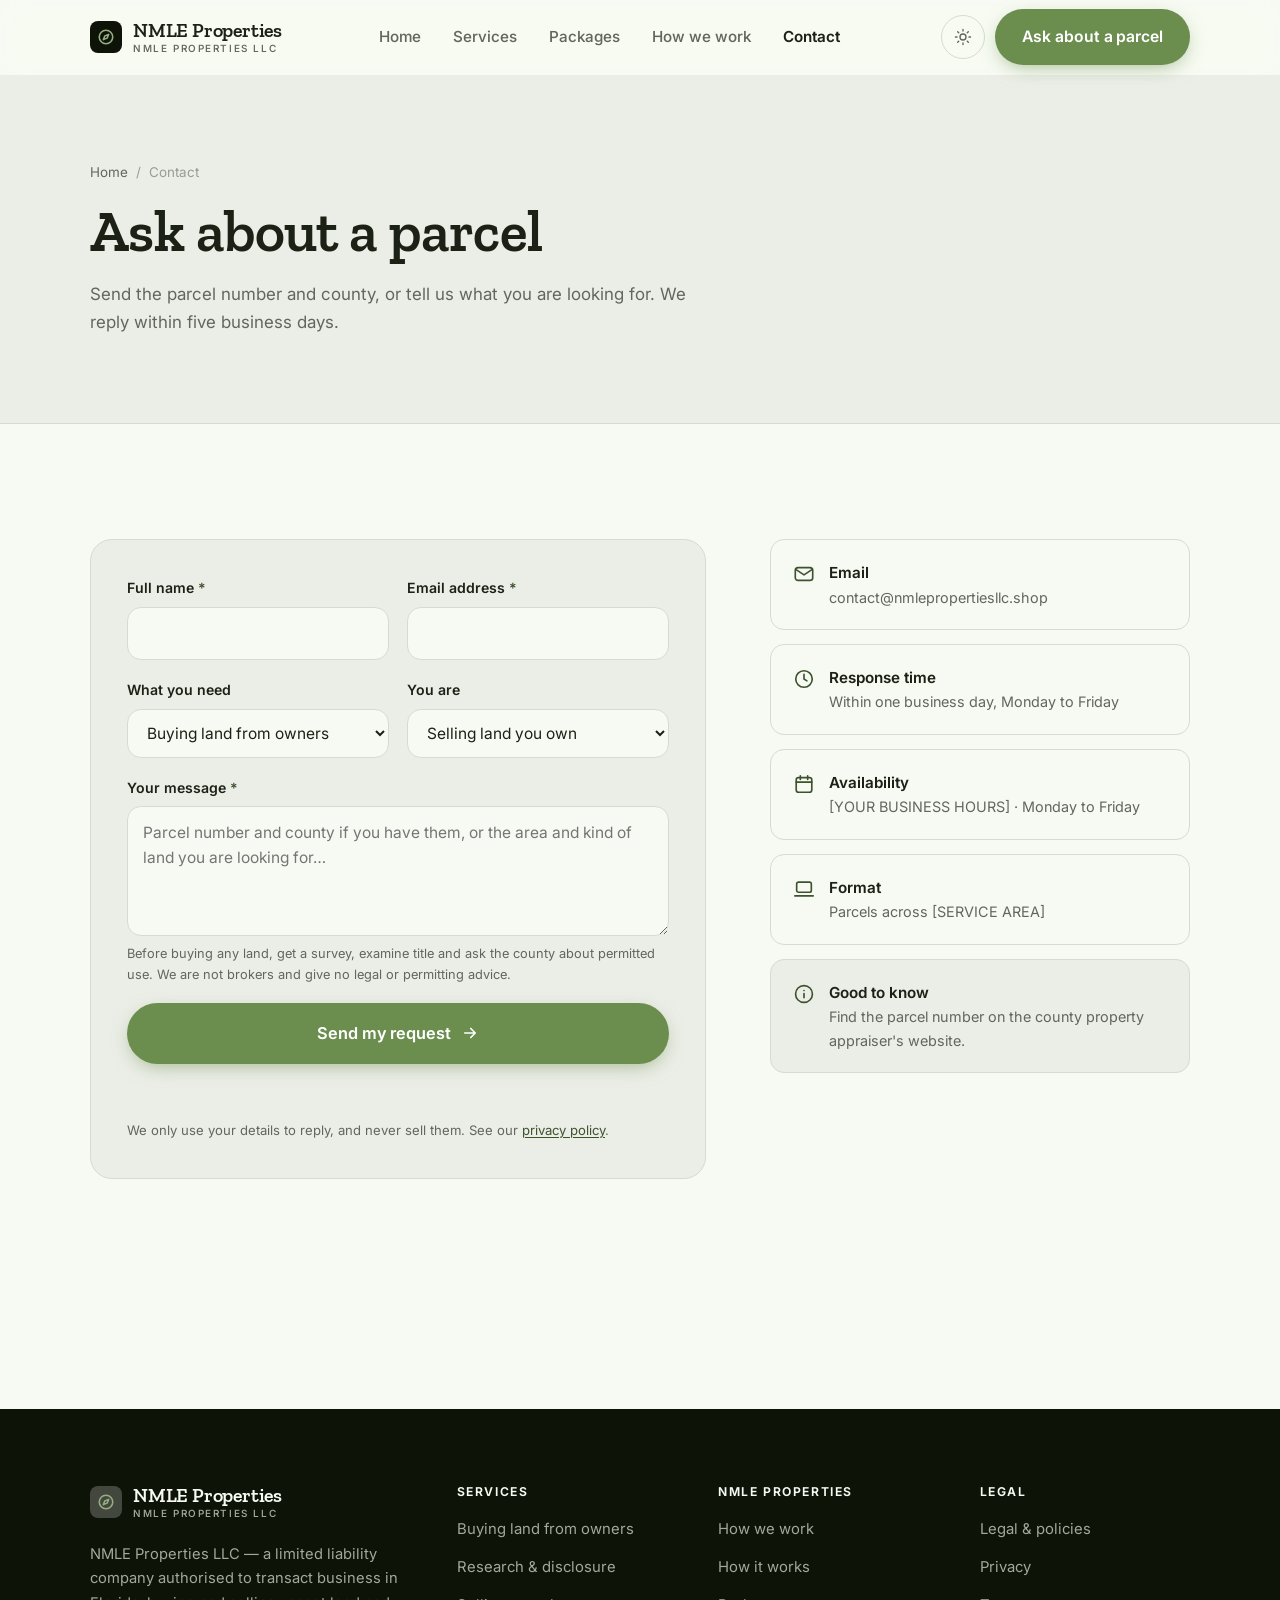
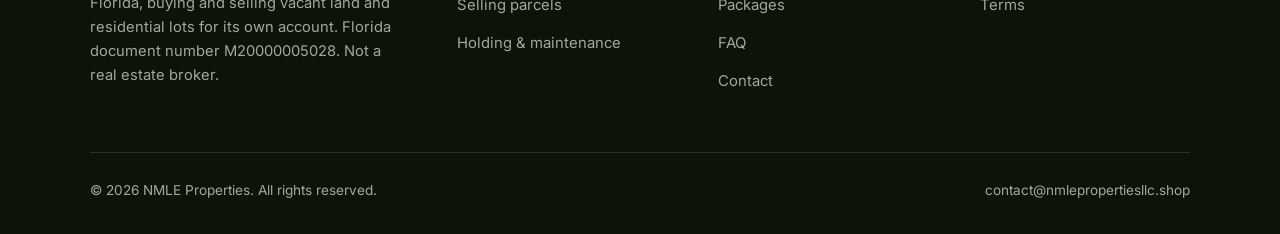
<file: contact.html>
<!DOCTYPE html>
<html lang="en" class="no-js">
<head>
<meta charset="utf-8">
<meta name="viewport" content="width=device-width, initial-scale=1">
<title>Contact — NMLE Properties</title>
<meta name="description" content="Contact NMLE Properties LLC about a parcel. We reply within five business days.">
<link rel="canonical" href="https://nmlepropertiesllc.shop/contact.html">

<meta property="og:type" content="website">
<meta property="og:url" content="https://nmlepropertiesllc.shop/contact.html">
<meta property="og:site_name" content="NMLE Properties">
<meta property="og:locale" content="en_US">
<meta property="og:title" content="Contact — NMLE Properties">
<meta property="og:description" content="Contact NMLE Properties LLC about a parcel. We reply within five business days.">
<meta name="theme-color" content="#0e1307">

<link rel="icon" href="assets/img/favicon.svg" type="image/svg+xml">
<link rel="preconnect" href="https://fonts.googleapis.com">
<link rel="preconnect" href="https://fonts.gstatic.com" crossorigin>
<link rel="stylesheet" href="https://fonts.googleapis.com/css2?family=Zilla+Slab:wght@400;600;700&family=Inter:wght@400..700&display=swap">
<link rel="stylesheet" href="assets/css/style.css">

<!-- Thème appliqué avant le premier rendu (évite le flash) -->
<script>
document.documentElement.classList.remove('no-js');
(function(){try{var t=localStorage.getItem('site-theme');if(t){document.documentElement.setAttribute('data-theme',t);}}catch(e){}})();
</script>
</head>

<body>
<a class="skip-link" href="#main">Skip to main content</a>

<header class="site-header">
  <nav class="wrap nav" aria-label="Main navigation">
    <a class="brand" href="index.html">
      <svg class="brand__mark" viewBox="0 0 64 64" aria-hidden="true">
        <rect class="bm-bg" width="64" height="64" rx="16"/>
        <g class="bm-ic" transform="translate(14 14) scale(1.5)" fill="none" stroke-width="2.1" stroke-linecap="round" stroke-linejoin="round"><circle cx="12" cy="12" r="9"/><path d="M15.5 8.5 13.5 13.5 8.5 15.5 10.5 10.5z"/></g>
      </svg>
      <span>NMLE Properties<span class="brand__sub">NMLE Properties LLC</span></span>
    </a>

    <ul class="nav__links" id="nav-links">
      <li><a href="index.html">Home</a></li>
      <li><a href="programs.html">Services</a></li>
      <li><a href="index.html#pricing">Packages</a></li>
      <li><a href="about.html">How we work</a></li>
      <li><a href="contact.html" aria-current="page">Contact</a></li>
      <li><a class="btn btn--primary" href="contact.html">Ask about a parcel</a></li>
    </ul>

    <div class="nav__cta">
      <button class="theme-toggle" type="button" aria-label="Switch to dark theme">
        <svg class="icon-sun" viewBox="0 0 24 24" fill="none" stroke="currentColor" stroke-width="1.8" stroke-linecap="round" aria-hidden="true"><circle cx="12" cy="12" r="4"/><path d="M12 2v2m0 16v2M2 12h2m16 0h2M4.9 4.9l1.4 1.4m11.4 11.4 1.4 1.4M19.1 4.9l-1.4 1.4M6.3 17.7l-1.4 1.4"/></svg>
        <svg class="icon-moon" viewBox="0 0 24 24" fill="none" stroke="currentColor" stroke-width="1.8" stroke-linecap="round" stroke-linejoin="round" aria-hidden="true"><path d="M21 12.8A9 9 0 1 1 11.2 3a7 7 0 0 0 9.8 9.8z"/></svg>
      </button>
      <a class="btn btn--primary" href="contact.html">Ask about a parcel</a>
      <button class="nav__toggle" type="button" aria-expanded="false" aria-controls="nav-links" aria-label="Open menu">
        <svg class="icon-open" viewBox="0 0 24 24" fill="none" stroke="currentColor" stroke-width="2" stroke-linecap="round" aria-hidden="true"><path d="M3 6h18M3 12h18M3 18h18"/></svg>
        <svg class="icon-close" viewBox="0 0 24 24" fill="none" stroke="currentColor" stroke-width="2" stroke-linecap="round" aria-hidden="true"><path d="M6 6l12 12M18 6L6 18"/></svg>
      </button>
    </div>
  </nav>
</header>

<main id="main">

<section class="page-head">
  <div class="wrap">
    <nav class="breadcrumb" aria-label="Breadcrumb">
      <a href="index.html">Home</a><span>/</span><span aria-current="page">Contact</span>
    </nav>
    <h1>Ask about a parcel</h1>
    <p>Send the parcel number and county, or tell us what you are looking for. We reply within five business days.</p>
  </div>
</section>

<section class="section wrap">
  <div class="form-layout">

    <!--
      FORM: the action attribute holds a placeholder id. Create a free form at
      https://formspree.io and replace VOTRE_ID_FORMSPREE. Until then, the button
      opens the visitor's email app with a pre-filled message to contact@nmlepropertiesllc.shop.
    -->
    <form class="form" id="contact-form" action="https://formspree.io/f/VOTRE_ID_FORMSPREE" method="POST"
          data-email="contact@nmlepropertiesllc.shop" data-subject="Land enquiry"
          data-msg-mail="Your email app will open with the message ready to send." data-msg-sending="Sending…"
          data-msg-ok="Thanks! Your message is on its way. We reply within one business day." data-msg-err="Sending failed. Please email us directly at">
      <div class="form__row">
        <div class="field">
          <label for="nom">Full name <span class="req" aria-hidden="true">*</span></label>
          <input type="text" id="nom" name="nom" autocomplete="name" required>
        </div>
        <div class="field">
          <label for="email">Email address <span class="req" aria-hidden="true">*</span></label>
          <input type="email" id="email" name="email" autocomplete="email" required>
        </div>
      </div>

      <div class="form__row">
        <div class="field">
          <label for="programme">What you need</label>
          <select id="programme" name="programme">
            <option>Buying land from owners</option>
            <option>Research &amp; disclosure</option>
            <option>Selling parcels</option>
            <option>Holding &amp; maintenance</option>
            <option>Not sure yet</option>
          </select>
        </div>
        <div class="field">
          <label for="niveau">You are</label>
          <select id="niveau" name="niveau">
            <option>Selling land you own</option>
            <option>Looking to buy a parcel</option>
            <option>Inherited land you have never seen</option>
            <option>Just asking</option>
          </select>
        </div>
      </div>

      <div class="field">
        <label for="message">Your message <span class="req" aria-hidden="true">*</span></label>
        <textarea id="message" name="message" required placeholder="Parcel number and county if you have them, or the area and kind of land you are looking for…"></textarea>
        <span class="field__hint">Before buying any land, get a survey, examine title and ask the county about permitted use. We are not brokers and give no legal or permitting advice.</span>
      </div>

      <!-- Bot trap: hidden from humans -->
      <div class="visually-hidden" aria-hidden="true">
        <label for="site-web">Leave this field empty</label>
        <input type="text" id="site-web" name="_gotcha" tabindex="-1" autocomplete="off">
      </div>

      <button class="btn btn--primary btn--lg" type="submit">Send my request <svg viewBox="0 0 24 24" fill="none" stroke="currentColor" stroke-width="2.2" stroke-linecap="round" stroke-linejoin="round" aria-hidden="true"><path d="M5 12h14M13 6l6 6-6 6"/></svg></button>

      <p id="form-status" class="form__status" role="status" aria-live="polite"></p>

      <p class="form__note">
        We only use your details to reply, and never sell them. See our <a href="legal.html#privacy">privacy policy</a>.
      </p>
    </form>

    <aside class="contact-aside">
      <div class="contact-card">
        <svg viewBox="0 0 24 24" fill="none" stroke="currentColor" stroke-width="1.8" stroke-linecap="round" stroke-linejoin="round" aria-hidden="true"><rect x="2.5" y="5" width="19" height="14" rx="3"/><path d="M3 7l9 6 9-6"/></svg>
        <div><b>Email</b><a href="mailto:contact@nmlepropertiesllc.shop">contact@nmlepropertiesllc.shop</a></div>
      </div>
      <div class="contact-card">
        <svg viewBox="0 0 24 24" fill="none" stroke="currentColor" stroke-width="1.8" stroke-linecap="round" stroke-linejoin="round" aria-hidden="true"><circle cx="12" cy="12" r="9"/><path d="M12 7v5l3.2 2"/></svg>
        <div><b>Response time</b><span>Within one business day, Monday to Friday</span></div>
      </div>
      <div class="contact-card">
        <svg viewBox="0 0 24 24" fill="none" stroke="currentColor" stroke-width="1.8" stroke-linecap="round" stroke-linejoin="round" aria-hidden="true"><rect x="3.5" y="5" width="17" height="16" rx="2.5"/><path d="M8 3v4M16 3v4M3.5 10h17"/></svg>
        <div><b>Availability</b><span>[YOUR BUSINESS HOURS] · Monday to Friday</span></div>
      </div>
      <div class="contact-card">
        <svg viewBox="0 0 24 24" fill="none" stroke="currentColor" stroke-width="1.8" stroke-linecap="round" stroke-linejoin="round" aria-hidden="true"><rect x="4" y="4.5" width="16" height="11" rx="2"/><path d="M2 19.5h20"/></svg>
        <div><b>Format</b><span>Parcels across [SERVICE AREA]</span></div>
      </div>
      <div class="contact-card contact-card--soft">
        <svg viewBox="0 0 24 24" fill="none" stroke="currentColor" stroke-width="1.8" stroke-linecap="round" stroke-linejoin="round" aria-hidden="true"><circle cx="12" cy="12" r="9.2"/><path d="M12 16v-4.5M12 8.2v.1"/></svg>
        <div><b>Good to know</b><span>Find the parcel number on the county property appraiser's website.</span></div>
      </div>
    </aside>

  </div>
</section>

</main>

<footer class="site-footer">
  <div class="wrap">
    <div class="footer__grid">
      <div class="footer__brand">
        <a class="brand" href="index.html">
          <svg class="brand__mark" viewBox="0 0 64 64" aria-hidden="true">
        <rect class="bm-bg" width="64" height="64" rx="16"/>
        <g class="bm-ic" transform="translate(14 14) scale(1.5)" fill="none" stroke-width="2.1" stroke-linecap="round" stroke-linejoin="round"><circle cx="12" cy="12" r="9"/><path d="M15.5 8.5 13.5 13.5 8.5 15.5 10.5 10.5z"/></g>
      </svg>
          <span>NMLE Properties<span class="brand__sub">NMLE Properties LLC</span></span>
        </a>
        <p>NMLE Properties LLC — a limited liability company authorised to transact business in Florida, buying and selling vacant land and residential lots for its own account. Florida document number M20000005028. Not a real estate broker.</p>
      </div>

      <div class="footer__col">
        <h4>Services</h4>
        <ul>
          <li><a href="programs.html#buying">Buying land from owners</a></li>
          <li><a href="programs.html#research">Research &amp; disclosure</a></li>
          <li><a href="programs.html#selling">Selling parcels</a></li>
          <li><a href="programs.html#holding">Holding &amp; maintenance</a></li>
        </ul>
      </div>

      <div class="footer__col">
        <h4>NMLE Properties</h4>
        <ul>
          <li><a href="about.html">How we work</a></li>
          <li><a href="index.html#how-it-works">How it works</a></li>
          <li><a href="index.html#pricing">Packages</a></li>
          <li><a href="index.html#faq">FAQ</a></li>
          <li><a href="contact.html">Contact</a></li>
        </ul>
      </div>

      <div class="footer__col">
        <h4>Legal</h4>
        <ul>
          <li><a href="legal.html">Legal &amp; policies</a></li>
          <li><a href="legal.html#privacy">Privacy</a></li>
          <li><a href="legal.html#terms">Terms</a></li>
        </ul>
      </div>
    </div>

    <div class="footer__bottom">
      <p>© <span data-year>2026</span> NMLE Properties. All rights reserved.</p>
      <p><a href="mailto:contact@nmlepropertiesllc.shop">contact@nmlepropertiesllc.shop</a></p>
    </div>
  </div>
</footer>

<script src="assets/js/main.js" defer></script>
</body>
</html>
</file>
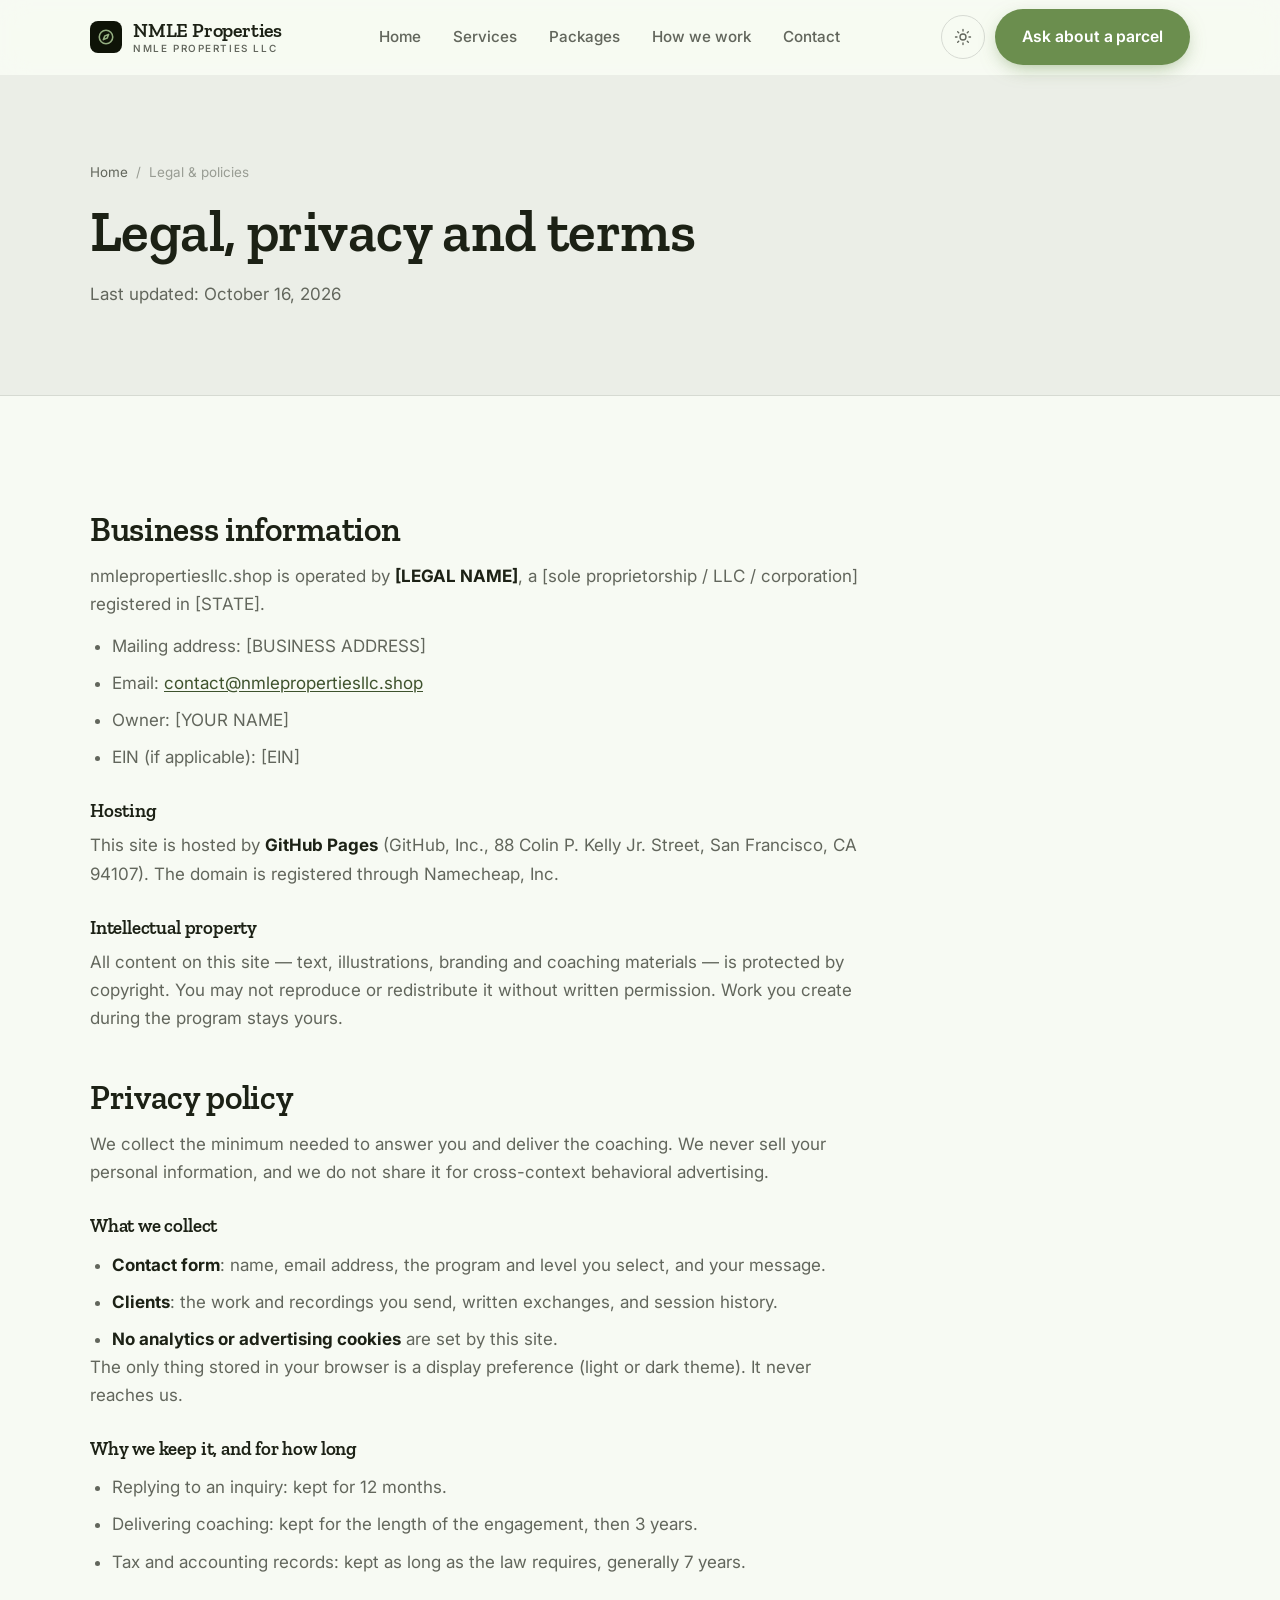
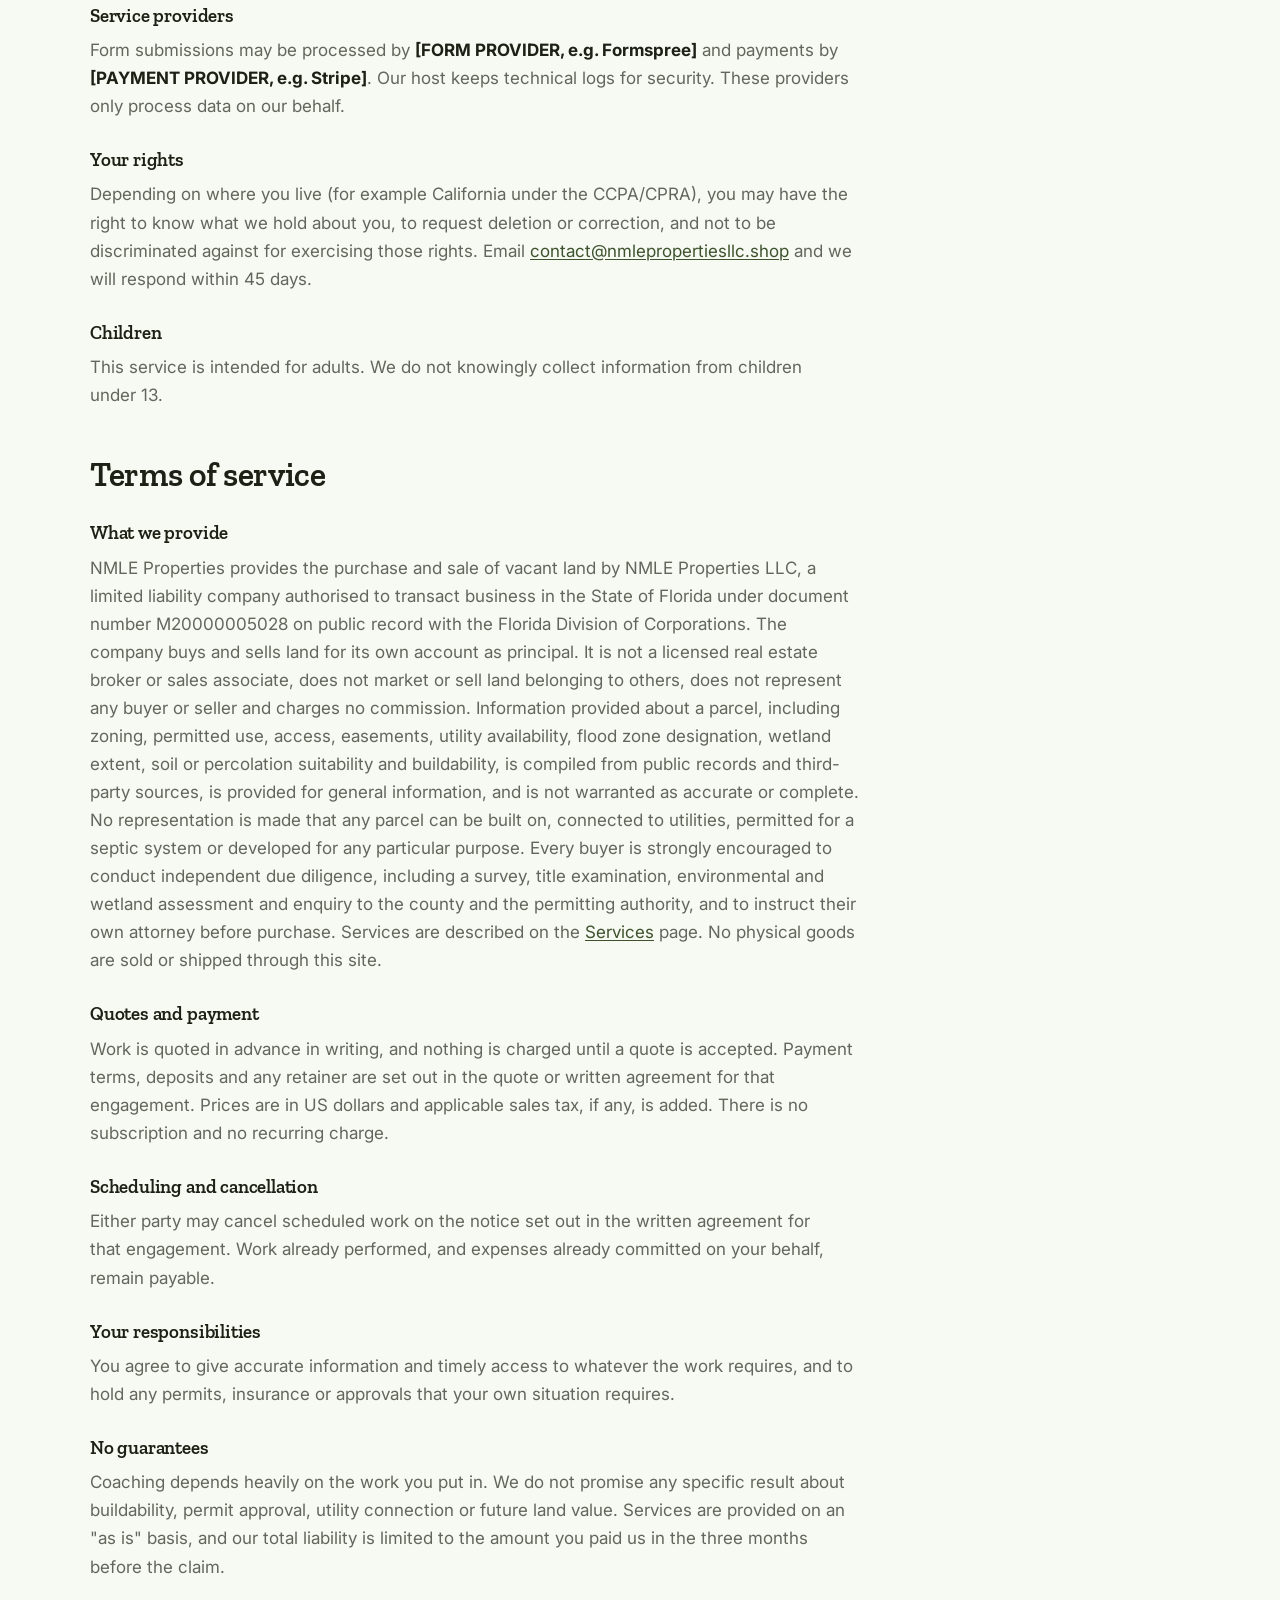
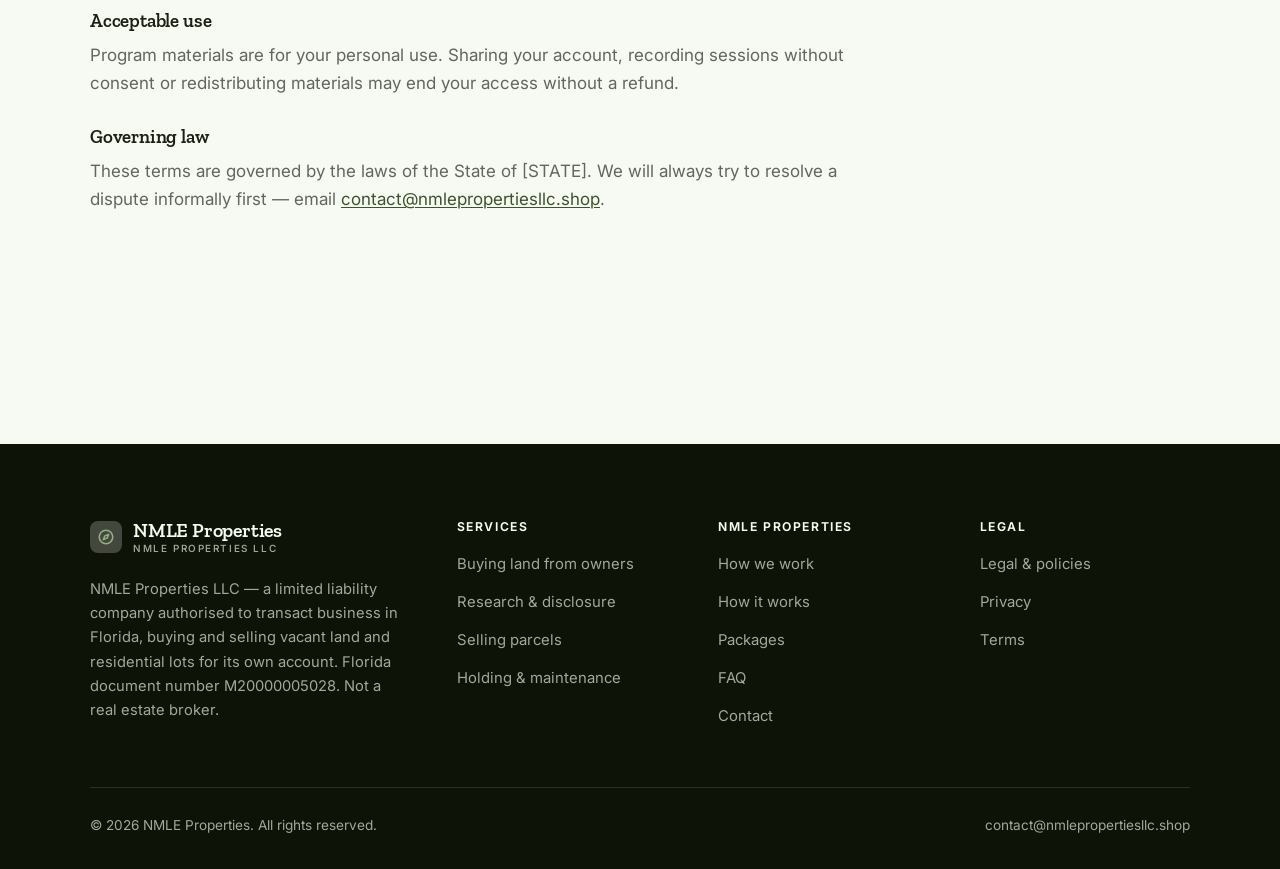
<file: legal.html>
<!DOCTYPE html>
<html lang="en" class="no-js">
<head>
<meta charset="utf-8">
<meta name="viewport" content="width=device-width, initial-scale=1">
<title>Legal, privacy and terms — NMLE Properties</title>
<meta name="description" content="Business information, privacy policy and terms of service for NMLE Properties.">
<meta name="robots" content="noindex">

<meta property="og:type" content="website">
<meta property="og:url" content="https://nmlepropertiesllc.shop/legal.html">
<meta property="og:site_name" content="NMLE Properties">
<meta property="og:locale" content="en_US">
<meta property="og:title" content="Legal, privacy and terms — NMLE Properties">
<meta property="og:description" content="Business information, privacy policy and terms of service for NMLE Properties.">
<meta name="theme-color" content="#0e1307">

<link rel="icon" href="assets/img/favicon.svg" type="image/svg+xml">
<link rel="preconnect" href="https://fonts.googleapis.com">
<link rel="preconnect" href="https://fonts.gstatic.com" crossorigin>
<link rel="stylesheet" href="https://fonts.googleapis.com/css2?family=Zilla+Slab:wght@400;600;700&family=Inter:wght@400..700&display=swap">
<link rel="stylesheet" href="assets/css/style.css">

<!-- Thème appliqué avant le premier rendu (évite le flash) -->
<script>
document.documentElement.classList.remove('no-js');
(function(){try{var t=localStorage.getItem('site-theme');if(t){document.documentElement.setAttribute('data-theme',t);}}catch(e){}})();
</script>
</head>

<body>
<a class="skip-link" href="#main">Skip to main content</a>

<header class="site-header">
  <nav class="wrap nav" aria-label="Main navigation">
    <a class="brand" href="index.html">
      <svg class="brand__mark" viewBox="0 0 64 64" aria-hidden="true">
        <rect class="bm-bg" width="64" height="64" rx="16"/>
        <g class="bm-ic" transform="translate(14 14) scale(1.5)" fill="none" stroke-width="2.1" stroke-linecap="round" stroke-linejoin="round"><circle cx="12" cy="12" r="9"/><path d="M15.5 8.5 13.5 13.5 8.5 15.5 10.5 10.5z"/></g>
      </svg>
      <span>NMLE Properties<span class="brand__sub">NMLE Properties LLC</span></span>
    </a>

    <ul class="nav__links" id="nav-links">
      <li><a href="index.html">Home</a></li>
      <li><a href="programs.html">Services</a></li>
      <li><a href="index.html#pricing">Packages</a></li>
      <li><a href="about.html">How we work</a></li>
      <li><a href="contact.html">Contact</a></li>
      <li><a class="btn btn--primary" href="contact.html">Ask about a parcel</a></li>
    </ul>

    <div class="nav__cta">
      <button class="theme-toggle" type="button" aria-label="Switch to dark theme">
        <svg class="icon-sun" viewBox="0 0 24 24" fill="none" stroke="currentColor" stroke-width="1.8" stroke-linecap="round" aria-hidden="true"><circle cx="12" cy="12" r="4"/><path d="M12 2v2m0 16v2M2 12h2m16 0h2M4.9 4.9l1.4 1.4m11.4 11.4 1.4 1.4M19.1 4.9l-1.4 1.4M6.3 17.7l-1.4 1.4"/></svg>
        <svg class="icon-moon" viewBox="0 0 24 24" fill="none" stroke="currentColor" stroke-width="1.8" stroke-linecap="round" stroke-linejoin="round" aria-hidden="true"><path d="M21 12.8A9 9 0 1 1 11.2 3a7 7 0 0 0 9.8 9.8z"/></svg>
      </button>
      <a class="btn btn--primary" href="contact.html">Ask about a parcel</a>
      <button class="nav__toggle" type="button" aria-expanded="false" aria-controls="nav-links" aria-label="Open menu">
        <svg class="icon-open" viewBox="0 0 24 24" fill="none" stroke="currentColor" stroke-width="2" stroke-linecap="round" aria-hidden="true"><path d="M3 6h18M3 12h18M3 18h18"/></svg>
        <svg class="icon-close" viewBox="0 0 24 24" fill="none" stroke="currentColor" stroke-width="2" stroke-linecap="round" aria-hidden="true"><path d="M6 6l12 12M18 6L6 18"/></svg>
      </button>
    </div>
  </nav>
</header>

<main id="main">

<section class="page-head">
  <div class="wrap">
    <nav class="breadcrumb" aria-label="Breadcrumb">
      <a href="index.html">Home</a><span>/</span><span aria-current="page">Legal &amp; policies</span>
    </nav>
    <h1>Legal, privacy and terms</h1>
    <p>Last updated: <time datetime="2026-10-16">October 16, 2026</time></p>
  </div>
</section>

<section class="section wrap">
  <div class="prose">

    <!--
      TO DO: this is a skeleton, not legal advice. Replace every [BRACKET] with
      your real details before selling, and have a lawyer review it if you can.
      Consumer protection rules differ by state.
    -->

    <h2 id="business">Business information</h2>
    <p>
      nmlepropertiesllc.shop is operated by <strong>[LEGAL NAME]</strong>, a [sole proprietorship / LLC / corporation]
      registered in [STATE].
    </p>
    <ul>
      <li>Mailing address: [BUSINESS ADDRESS]</li>
      <li>Email: <a href="mailto:contact@nmlepropertiesllc.shop">contact@nmlepropertiesllc.shop</a></li>
      <li>Owner: [YOUR NAME]</li>
      <li>EIN (if applicable): [EIN]</li>
    </ul>

    <h3>Hosting</h3>
    <p>
      This site is hosted by <strong>GitHub Pages</strong> (GitHub, Inc., 88 Colin P. Kelly Jr. Street,
      San Francisco, CA 94107). The domain is registered through Namecheap, Inc.
    </p>

    <h3>Intellectual property</h3>
    <p>
      All content on this site — text, illustrations, branding and coaching materials — is protected by
      copyright. You may not reproduce or redistribute it without written permission. Work you create during
      the program stays yours.
    </p>

    <h2 id="privacy">Privacy policy</h2>
    <p>
      We collect the minimum needed to answer you and deliver the coaching. We never sell your personal
      information, and we do not share it for cross-context behavioral advertising.
    </p>
    <h3>What we collect</h3>
    <ul>
      <li><strong>Contact form</strong>: name, email address, the program and level you select, and your message.</li>
      <li><strong>Clients</strong>: the work and recordings you send, written exchanges, and session history.</li>
      <li><strong>No analytics or advertising cookies</strong> are set by this site.</li>
    </ul>
    <p>
      The only thing stored in your browser is a display preference (light or dark theme). It never reaches us.
    </p>
    <h3>Why we keep it, and for how long</h3>
    <ul>
      <li>Replying to an inquiry: kept for 12 months.</li>
      <li>Delivering coaching: kept for the length of the engagement, then 3 years.</li>
      <li>Tax and accounting records: kept as long as the law requires, generally 7 years.</li>
    </ul>
    <h3>Service providers</h3>
    <p>
      Form submissions may be processed by <strong>[FORM PROVIDER, e.g. Formspree]</strong> and payments by
      <strong>[PAYMENT PROVIDER, e.g. Stripe]</strong>. Our host keeps technical logs for security. These
      providers only process data on our behalf.
    </p>
    <h3>Your rights</h3>
    <p>
      Depending on where you live (for example California under the CCPA/CPRA), you may have the right to
      know what we hold about you, to request deletion or correction, and not to be discriminated against for
      exercising those rights. Email <a href="mailto:contact@nmlepropertiesllc.shop">contact@nmlepropertiesllc.shop</a> and we will respond within 45 days.
    </p>
    <h3>Children</h3>
    <p>
      This service is intended for adults. We do not knowingly collect information from children under 13.
    </p>

    <h2 id="terms">Terms of service</h2>
    <h3>What we provide</h3>
    <p>
      NMLE Properties provides the purchase and sale of vacant land by NMLE Properties LLC, a limited liability company authorised to transact business in the State of Florida under document number M20000005028 on public record with the Florida Division of Corporations. The company buys and sells land for its own account as principal. It is not a licensed real estate broker or sales associate, does not market or sell land belonging to others, does not represent any buyer or seller and charges no commission. Information provided about a parcel, including zoning, permitted use, access, easements, utility availability, flood zone designation, wetland extent, soil or percolation suitability and buildability, is compiled from public records and third-party sources, is provided for general information, and is not warranted as accurate or complete. No representation is made that any parcel can be built on, connected to utilities, permitted for a septic system or developed for any particular purpose. Every buyer is strongly encouraged to conduct independent due diligence, including a survey, title examination, environmental and wetland assessment and enquiry to the county and the permitting authority, and to instruct their own attorney before purchase. Services are described on the
      <a href="programs.html">Services</a> page. No physical goods are sold or shipped through this site.
    </p>
    <h3>Quotes and payment</h3>
    <p>
      Work is quoted in advance in writing, and nothing is charged until a quote is accepted. Payment terms,
      deposits and any retainer are set out in the quote or written agreement for that engagement. Prices are in
      US dollars and applicable sales tax, if any, is added. There is no subscription and no recurring charge.
    </p>
    <h3>Scheduling and cancellation</h3>
    <p>
      Either party may cancel scheduled work on the notice set out in the written agreement for that engagement.
      Work already performed, and expenses already committed on your behalf, remain payable.
    </p>
    <h3>Your responsibilities</h3>
    <p>
      You agree to give accurate information and timely access to whatever the work requires, and to hold any
      permits, insurance or approvals that your own situation requires.
    </p>

    <h3>No guarantees</h3>
    <p>
      Coaching depends heavily on the work you put in. We do not promise any specific result
      about buildability, permit approval, utility connection or future land value. Services are provided on an "as is" basis, and our total
      liability is limited to the amount you paid us in the three months before the claim.
    </p>
    <h3>Acceptable use</h3>
    <p>
      Program materials are for your personal use. Sharing your account, recording sessions without consent
      or redistributing materials may end your access without a refund.
    </p>
    <h3>Governing law</h3>
    <p>
      These terms are governed by the laws of the State of [STATE]. We will always try to resolve a dispute
      informally first — email <a href="mailto:contact@nmlepropertiesllc.shop">contact@nmlepropertiesllc.shop</a>.
    </p>

  </div>
</section>

</main>

<footer class="site-footer">
  <div class="wrap">
    <div class="footer__grid">
      <div class="footer__brand">
        <a class="brand" href="index.html">
          <svg class="brand__mark" viewBox="0 0 64 64" aria-hidden="true">
        <rect class="bm-bg" width="64" height="64" rx="16"/>
        <g class="bm-ic" transform="translate(14 14) scale(1.5)" fill="none" stroke-width="2.1" stroke-linecap="round" stroke-linejoin="round"><circle cx="12" cy="12" r="9"/><path d="M15.5 8.5 13.5 13.5 8.5 15.5 10.5 10.5z"/></g>
      </svg>
          <span>NMLE Properties<span class="brand__sub">NMLE Properties LLC</span></span>
        </a>
        <p>NMLE Properties LLC — a limited liability company authorised to transact business in Florida, buying and selling vacant land and residential lots for its own account. Florida document number M20000005028. Not a real estate broker.</p>
      </div>

      <div class="footer__col">
        <h4>Services</h4>
        <ul>
          <li><a href="programs.html#buying">Buying land from owners</a></li>
          <li><a href="programs.html#research">Research &amp; disclosure</a></li>
          <li><a href="programs.html#selling">Selling parcels</a></li>
          <li><a href="programs.html#holding">Holding &amp; maintenance</a></li>
        </ul>
      </div>

      <div class="footer__col">
        <h4>NMLE Properties</h4>
        <ul>
          <li><a href="about.html">How we work</a></li>
          <li><a href="index.html#how-it-works">How it works</a></li>
          <li><a href="index.html#pricing">Packages</a></li>
          <li><a href="index.html#faq">FAQ</a></li>
          <li><a href="contact.html">Contact</a></li>
        </ul>
      </div>

      <div class="footer__col">
        <h4>Legal</h4>
        <ul>
          <li><a href="legal.html">Legal &amp; policies</a></li>
          <li><a href="legal.html#privacy">Privacy</a></li>
          <li><a href="legal.html#terms">Terms</a></li>
        </ul>
      </div>
    </div>

    <div class="footer__bottom">
      <p>© <span data-year>2026</span> NMLE Properties. All rights reserved.</p>
      <p><a href="mailto:contact@nmlepropertiesllc.shop">contact@nmlepropertiesllc.shop</a></p>
    </div>
  </div>
</footer>

<script src="assets/js/main.js" defer></script>
</body>
</html>
</file>
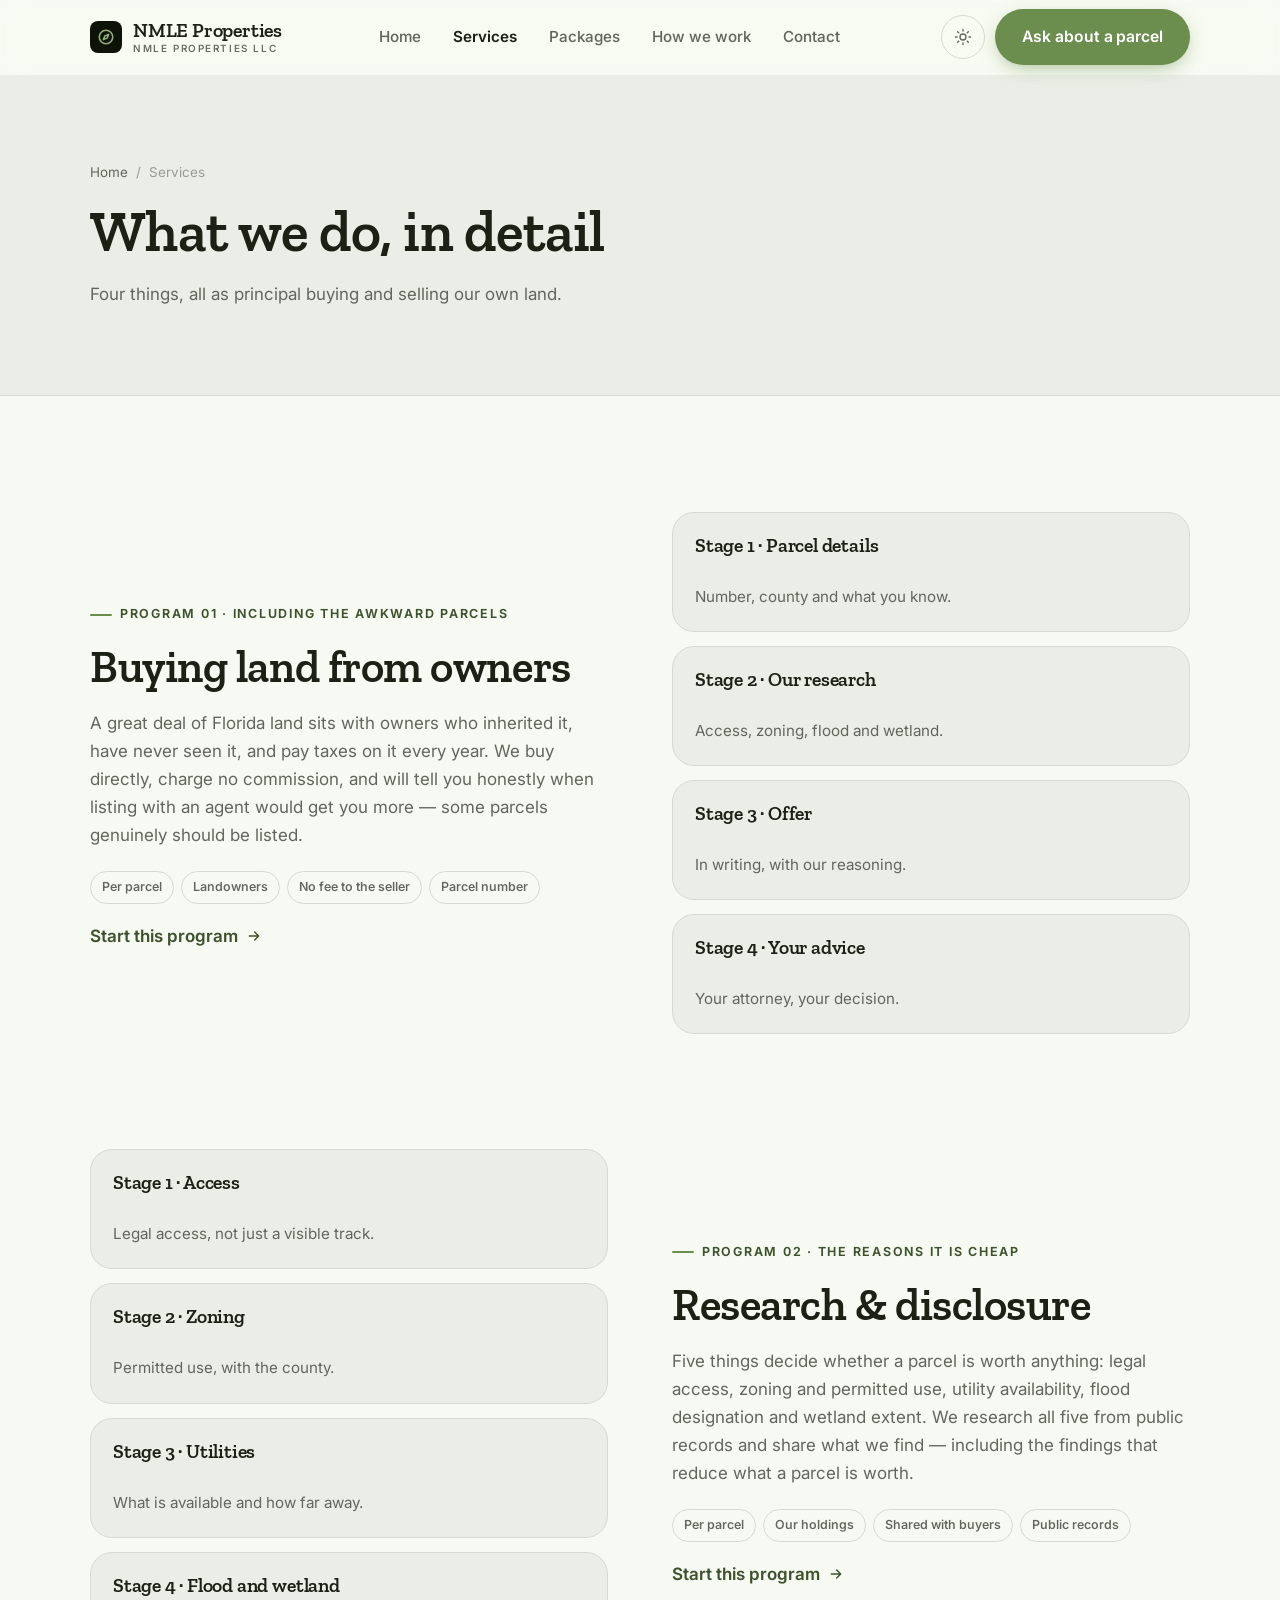
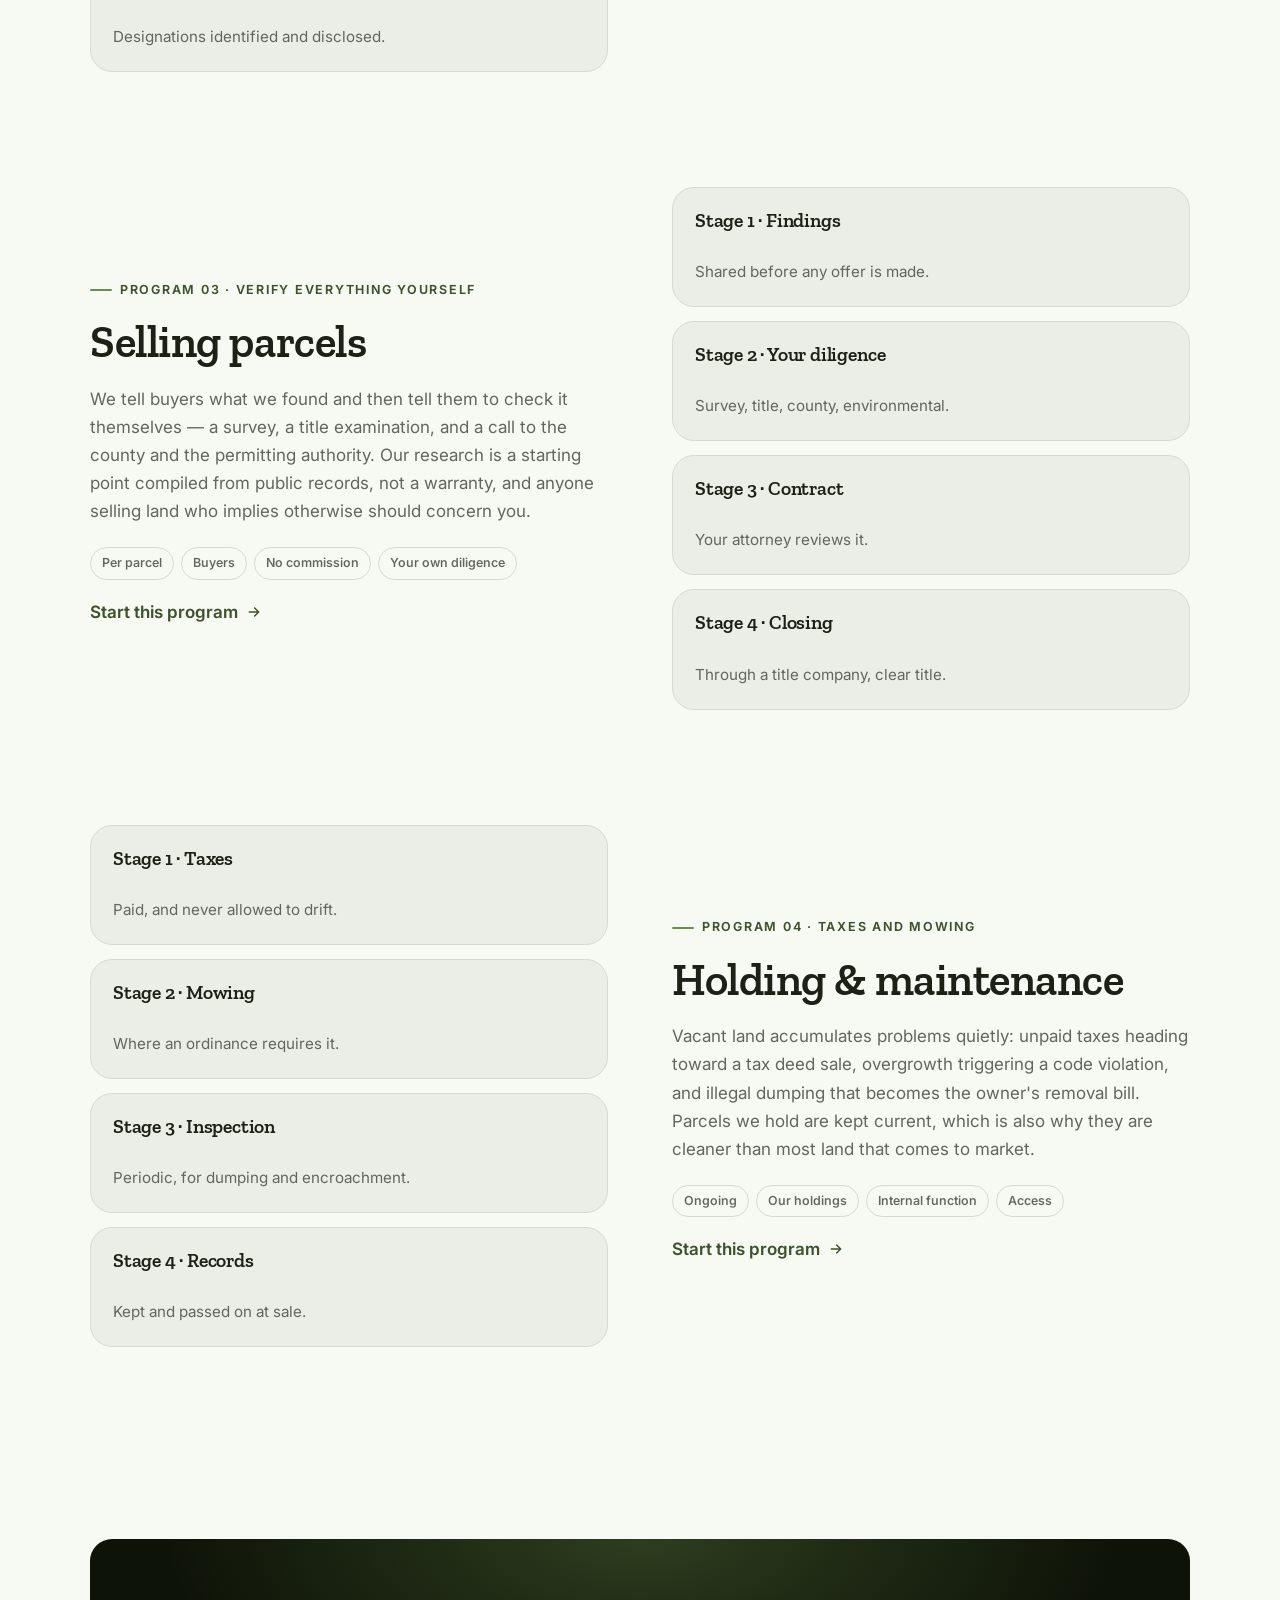
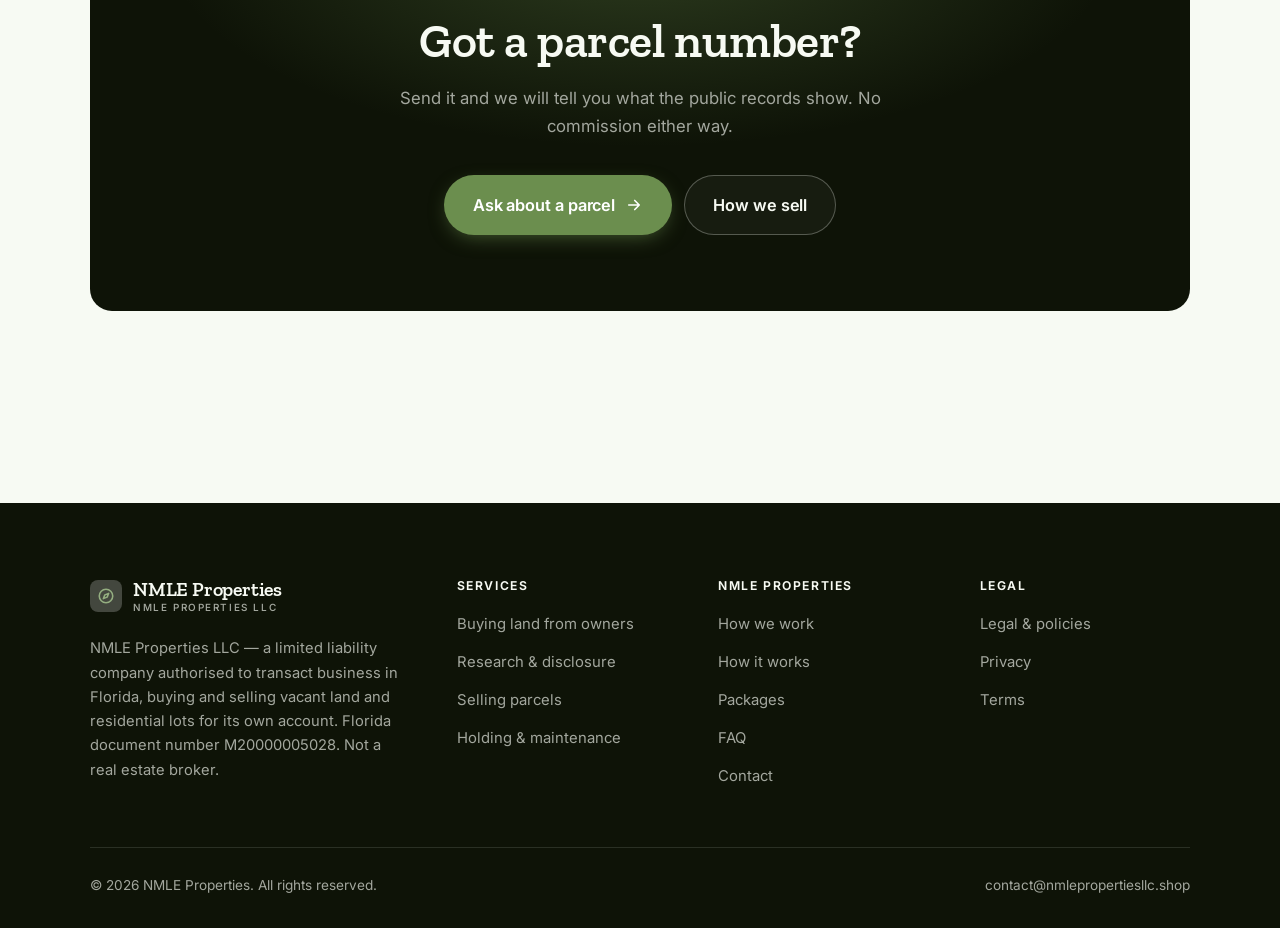
<file: programs.html>
<!DOCTYPE html>
<html lang="en" class="no-js">
<head>
<meta charset="utf-8">
<meta name="viewport" content="width=device-width, initial-scale=1">
<title>Services — NMLE Properties</title>
<meta name="description" content="What NMLE Properties LLC does: buying land from owners, research and disclosure, selling parcels, and holding and maintenance.">
<link rel="canonical" href="https://nmlepropertiesllc.shop/programs.html">

<meta property="og:type" content="website">
<meta property="og:url" content="https://nmlepropertiesllc.shop/programs.html">
<meta property="og:site_name" content="NMLE Properties">
<meta property="og:locale" content="en_US">
<meta property="og:title" content="Services — NMLE Properties">
<meta property="og:description" content="What NMLE Properties LLC does: buying land from owners, research and disclosure, selling parcels, and holding and maintenance.">
<meta name="theme-color" content="#0e1307">

<link rel="icon" href="assets/img/favicon.svg" type="image/svg+xml">
<link rel="preconnect" href="https://fonts.googleapis.com">
<link rel="preconnect" href="https://fonts.gstatic.com" crossorigin>
<link rel="stylesheet" href="https://fonts.googleapis.com/css2?family=Zilla+Slab:wght@400;600;700&family=Inter:wght@400..700&display=swap">
<link rel="stylesheet" href="assets/css/style.css">

<!-- Thème appliqué avant le premier rendu (évite le flash) -->
<script>
document.documentElement.classList.remove('no-js');
(function(){try{var t=localStorage.getItem('site-theme');if(t){document.documentElement.setAttribute('data-theme',t);}}catch(e){}})();
</script>
</head>

<body>
<a class="skip-link" href="#main">Skip to main content</a>

<header class="site-header">
  <nav class="wrap nav" aria-label="Main navigation">
    <a class="brand" href="index.html">
      <svg class="brand__mark" viewBox="0 0 64 64" aria-hidden="true">
        <rect class="bm-bg" width="64" height="64" rx="16"/>
        <g class="bm-ic" transform="translate(14 14) scale(1.5)" fill="none" stroke-width="2.1" stroke-linecap="round" stroke-linejoin="round"><circle cx="12" cy="12" r="9"/><path d="M15.5 8.5 13.5 13.5 8.5 15.5 10.5 10.5z"/></g>
      </svg>
      <span>NMLE Properties<span class="brand__sub">NMLE Properties LLC</span></span>
    </a>

    <ul class="nav__links" id="nav-links">
      <li><a href="index.html">Home</a></li>
      <li><a href="programs.html" aria-current="page">Services</a></li>
      <li><a href="index.html#pricing">Packages</a></li>
      <li><a href="about.html">How we work</a></li>
      <li><a href="contact.html">Contact</a></li>
      <li><a class="btn btn--primary" href="contact.html">Ask about a parcel</a></li>
    </ul>

    <div class="nav__cta">
      <button class="theme-toggle" type="button" aria-label="Switch to dark theme">
        <svg class="icon-sun" viewBox="0 0 24 24" fill="none" stroke="currentColor" stroke-width="1.8" stroke-linecap="round" aria-hidden="true"><circle cx="12" cy="12" r="4"/><path d="M12 2v2m0 16v2M2 12h2m16 0h2M4.9 4.9l1.4 1.4m11.4 11.4 1.4 1.4M19.1 4.9l-1.4 1.4M6.3 17.7l-1.4 1.4"/></svg>
        <svg class="icon-moon" viewBox="0 0 24 24" fill="none" stroke="currentColor" stroke-width="1.8" stroke-linecap="round" stroke-linejoin="round" aria-hidden="true"><path d="M21 12.8A9 9 0 1 1 11.2 3a7 7 0 0 0 9.8 9.8z"/></svg>
      </button>
      <a class="btn btn--primary" href="contact.html">Ask about a parcel</a>
      <button class="nav__toggle" type="button" aria-expanded="false" aria-controls="nav-links" aria-label="Open menu">
        <svg class="icon-open" viewBox="0 0 24 24" fill="none" stroke="currentColor" stroke-width="2" stroke-linecap="round" aria-hidden="true"><path d="M3 6h18M3 12h18M3 18h18"/></svg>
        <svg class="icon-close" viewBox="0 0 24 24" fill="none" stroke="currentColor" stroke-width="2" stroke-linecap="round" aria-hidden="true"><path d="M6 6l12 12M18 6L6 18"/></svg>
      </button>
    </div>
  </nav>
</header>

<main id="main">

<section class="page-head">
  <div class="wrap">
    <nav class="breadcrumb" aria-label="Breadcrumb">
      <a href="index.html">Home</a><span>/</span><span aria-current="page">Services</span>
    </nav>
    <h1>What we do, in detail</h1>
    <p>Four things, all as principal buying and selling our own land.</p>
  </div>
</section>

<section class="section wrap" id="buying">
  <div class="split reveal">
    <div>
      <span class="eyebrow">Program 01 · Including the awkward parcels</span>
      <h2>Buying land from owners</h2>
      <p>A great deal of Florida land sits with owners who inherited it, have never seen it, and pay taxes on it every year. We buy directly, charge no commission, and will tell you honestly when listing with an agent would get you more — some parcels genuinely should be listed.</p>
      <ul class="tags"><li>Per parcel</li><li>Landowners</li><li>No fee to the seller</li><li>Parcel number</li></ul>
      <p><a class="arrow-link" href="contact.html">Start this program <svg viewBox="0 0 24 24" fill="none" stroke="currentColor" stroke-width="2.2" stroke-linecap="round" stroke-linejoin="round" aria-hidden="true"><path d="M5 12h14M13 6l6 6-6 6"/></svg></a></p>
    </div>
    <div class="grid grid--2 grid--tight">
      <article class="card card--sm">
        <h3>Stage 1 · Parcel details</h3>
        <p>Number, county and what you know.</p>
      </article>
      <article class="card card--sm">
        <h3>Stage 2 · Our research</h3>
        <p>Access, zoning, flood and wetland.</p>
      </article>
      <article class="card card--sm">
        <h3>Stage 3 · Offer</h3>
        <p>In writing, with our reasoning.</p>
      </article>
      <article class="card card--sm">
        <h3>Stage 4 · Your advice</h3>
        <p>Your attorney, your decision.</p>
      </article>
    </div>
  </div>
</section>

<section class="section section--flush wrap" id="research">
  <div class="split reveal">
    <div class="grid grid--2 grid--tight">
      <article class="card card--sm">
        <h3>Stage 1 · Access</h3>
        <p>Legal access, not just a visible track.</p>
      </article>
      <article class="card card--sm">
        <h3>Stage 2 · Zoning</h3>
        <p>Permitted use, with the county.</p>
      </article>
      <article class="card card--sm">
        <h3>Stage 3 · Utilities</h3>
        <p>What is available and how far away.</p>
      </article>
      <article class="card card--sm">
        <h3>Stage 4 · Flood and wetland</h3>
        <p>Designations identified and disclosed.</p>
      </article>
    </div>
    <div>
      <span class="eyebrow">Program 02 · The reasons it is cheap</span>
      <h2>Research &amp; disclosure</h2>
      <p>Five things decide whether a parcel is worth anything: legal access, zoning and permitted use, utility availability, flood designation and wetland extent. We research all five from public records and share what we find — including the findings that reduce what a parcel is worth.</p>
      <ul class="tags"><li>Per parcel</li><li>Our holdings</li><li>Shared with buyers</li><li>Public records</li></ul>
      <p><a class="arrow-link" href="contact.html">Start this program <svg viewBox="0 0 24 24" fill="none" stroke="currentColor" stroke-width="2.2" stroke-linecap="round" stroke-linejoin="round" aria-hidden="true"><path d="M5 12h14M13 6l6 6-6 6"/></svg></a></p>
    </div>
  </div>
</section>

<section class="section section--flush wrap" id="selling">
  <div class="split reveal">
    <div>
      <span class="eyebrow">Program 03 · Verify everything yourself</span>
      <h2>Selling parcels</h2>
      <p>We tell buyers what we found and then tell them to check it themselves — a survey, a title examination, and a call to the county and the permitting authority. Our research is a starting point compiled from public records, not a warranty, and anyone selling land who implies otherwise should concern you.</p>
      <ul class="tags"><li>Per parcel</li><li>Buyers</li><li>No commission</li><li>Your own diligence</li></ul>
      <p><a class="arrow-link" href="contact.html">Start this program <svg viewBox="0 0 24 24" fill="none" stroke="currentColor" stroke-width="2.2" stroke-linecap="round" stroke-linejoin="round" aria-hidden="true"><path d="M5 12h14M13 6l6 6-6 6"/></svg></a></p>
    </div>
    <div class="grid grid--2 grid--tight">
      <article class="card card--sm">
        <h3>Stage 1 · Findings</h3>
        <p>Shared before any offer is made.</p>
      </article>
      <article class="card card--sm">
        <h3>Stage 2 · Your diligence</h3>
        <p>Survey, title, county, environmental.</p>
      </article>
      <article class="card card--sm">
        <h3>Stage 3 · Contract</h3>
        <p>Your attorney reviews it.</p>
      </article>
      <article class="card card--sm">
        <h3>Stage 4 · Closing</h3>
        <p>Through a title company, clear title.</p>
      </article>
    </div>
  </div>
</section>

<section class="section section--flush wrap" id="holding">
  <div class="split reveal">
    <div class="grid grid--2 grid--tight">
      <article class="card card--sm">
        <h3>Stage 1 · Taxes</h3>
        <p>Paid, and never allowed to drift.</p>
      </article>
      <article class="card card--sm">
        <h3>Stage 2 · Mowing</h3>
        <p>Where an ordinance requires it.</p>
      </article>
      <article class="card card--sm">
        <h3>Stage 3 · Inspection</h3>
        <p>Periodic, for dumping and encroachment.</p>
      </article>
      <article class="card card--sm">
        <h3>Stage 4 · Records</h3>
        <p>Kept and passed on at sale.</p>
      </article>
    </div>
    <div>
      <span class="eyebrow">Program 04 · Taxes and mowing</span>
      <h2>Holding &amp; maintenance</h2>
      <p>Vacant land accumulates problems quietly: unpaid taxes heading toward a tax deed sale, overgrowth triggering a code violation, and illegal dumping that becomes the owner's removal bill. Parcels we hold are kept current, which is also why they are cleaner than most land that comes to market.</p>
      <ul class="tags"><li>Ongoing</li><li>Our holdings</li><li>Internal function</li><li>Access</li></ul>
      <p><a class="arrow-link" href="contact.html">Start this program <svg viewBox="0 0 24 24" fill="none" stroke="currentColor" stroke-width="2.2" stroke-linecap="round" stroke-linejoin="round" aria-hidden="true"><path d="M5 12h14M13 6l6 6-6 6"/></svg></a></p>
    </div>
  </div>
</section>

<section class="wrap section--tight">
  <div class="cta-band reveal">
    <h2>Got a parcel number?</h2>
    <p>Send it and we will tell you what the public records show. No commission either way.</p>
    <div class="hero__actions">
      <a class="btn btn--primary btn--lg" href="contact.html">Ask about a parcel <svg viewBox="0 0 24 24" fill="none" stroke="currentColor" stroke-width="2.2" stroke-linecap="round" stroke-linejoin="round" aria-hidden="true"><path d="M5 12h14M13 6l6 6-6 6"/></svg></a>
      <a class="btn btn--on-dark btn--lg" href="programs.html">How we sell</a>
    </div>
  </div>
</section>

</main>

<footer class="site-footer">
  <div class="wrap">
    <div class="footer__grid">
      <div class="footer__brand">
        <a class="brand" href="index.html">
          <svg class="brand__mark" viewBox="0 0 64 64" aria-hidden="true">
        <rect class="bm-bg" width="64" height="64" rx="16"/>
        <g class="bm-ic" transform="translate(14 14) scale(1.5)" fill="none" stroke-width="2.1" stroke-linecap="round" stroke-linejoin="round"><circle cx="12" cy="12" r="9"/><path d="M15.5 8.5 13.5 13.5 8.5 15.5 10.5 10.5z"/></g>
      </svg>
          <span>NMLE Properties<span class="brand__sub">NMLE Properties LLC</span></span>
        </a>
        <p>NMLE Properties LLC — a limited liability company authorised to transact business in Florida, buying and selling vacant land and residential lots for its own account. Florida document number M20000005028. Not a real estate broker.</p>
      </div>

      <div class="footer__col">
        <h4>Services</h4>
        <ul>
          <li><a href="programs.html#buying">Buying land from owners</a></li>
          <li><a href="programs.html#research">Research &amp; disclosure</a></li>
          <li><a href="programs.html#selling">Selling parcels</a></li>
          <li><a href="programs.html#holding">Holding &amp; maintenance</a></li>
        </ul>
      </div>

      <div class="footer__col">
        <h4>NMLE Properties</h4>
        <ul>
          <li><a href="about.html">How we work</a></li>
          <li><a href="index.html#how-it-works">How it works</a></li>
          <li><a href="index.html#pricing">Packages</a></li>
          <li><a href="index.html#faq">FAQ</a></li>
          <li><a href="contact.html">Contact</a></li>
        </ul>
      </div>

      <div class="footer__col">
        <h4>Legal</h4>
        <ul>
          <li><a href="legal.html">Legal &amp; policies</a></li>
          <li><a href="legal.html#privacy">Privacy</a></li>
          <li><a href="legal.html#terms">Terms</a></li>
        </ul>
      </div>
    </div>

    <div class="footer__bottom">
      <p>© <span data-year>2026</span> NMLE Properties. All rights reserved.</p>
      <p><a href="mailto:contact@nmlepropertiesllc.shop">contact@nmlepropertiesllc.shop</a></p>
    </div>
  </div>
</footer>

<script src="assets/js/main.js" defer></script>
</body>
</html>
</file>
<file: assets/css/style.css>
/* NMLE Properties — couleurs et polices de la marque.
   Modifier ces valeurs suffit à changer l'identité visuelle de tout le site. */
:root {
  --c-accent:    #6b8e4e;
  --c-on-accent: #ffffff;
  --c-ink:       #0e1307;
  --c-paper:     #f7faf3;

  --accent-ink-light: color-mix(in srgb, var(--c-accent) 58%, black);
  --accent-on-dark:   color-mix(in srgb, var(--c-accent) 72%, white);

  --font-display: "Zilla Slab", Georgia, "Times New Roman", serif;
  --font-body: "Inter", system-ui, -apple-system, "Segoe UI", sans-serif;
  --display-weight: 600;
  --display-tracking: -.01em;
}

/* ==========================================================================
   Feuille de style commune aux sites de coaching
   Les couleurs de marque (--c-accent, --c-on-accent, --c-ink, --c-paper) et
   les polices sont définies juste au-dessus, par site. Tout le reste en dérive.
   ========================================================================== */

/* --------------------------------------------------------------------------
   1. Tokens dérivés
   -------------------------------------------------------------------------- */

:root {
  /* Thème clair */
  --paper:      var(--c-paper);
  --paper-2:    color-mix(in srgb, var(--c-paper) 95%, var(--c-ink));
  --paper-3:    color-mix(in srgb, var(--c-paper) 89%, var(--c-ink));
  --line:       color-mix(in srgb, var(--c-paper) 86%, var(--c-ink));
  --text:       color-mix(in srgb, var(--c-ink) 94%, var(--c-paper));
  --muted:      color-mix(in srgb, var(--c-ink) 64%, var(--c-paper));
  --accent:     var(--c-accent);
  --accent-600: color-mix(in srgb, var(--c-accent) 86%, black);
  --accent-ink: var(--accent-ink-light);
  --on-accent:  var(--c-on-accent);
  --ink:        var(--c-ink);
  --ink-soft:   color-mix(in srgb, var(--c-ink) 90%, white);
  --on-ink:     var(--c-paper);
  --on-ink-mut: color-mix(in srgb, var(--c-paper) 64%, var(--c-ink));
  --brand-bg:   var(--c-ink);

  /* Rayons */
  --r-sm: 8px;
  --r-md: 14px;
  --r-lg: 22px;
  --r-full: 999px;

  /* Ombres */
  --sh-1: 0 1px 2px rgba(0, 0, 0, .05), 0 2px 8px rgba(0, 0, 0, .04);
  --sh-2: 0 2px 4px rgba(0, 0, 0, .05), 0 12px 32px rgba(0, 0, 0, .09);
  --sh-3: 0 4px 8px rgba(0, 0, 0, .06), 0 24px 56px rgba(0, 0, 0, .14);

  /* Rythme */
  --gutter: clamp(16px, 4vw, 40px);
  --maxw: 1180px;
  --section-y: clamp(64px, 9vw, 124px);

  --ease: cubic-bezier(.22, .61, .36, 1);
}

/* Thème sombre — suit le système, sauf si l'utilisateur a choisi « clair » */
@media (prefers-color-scheme: dark) {
  :root:not([data-theme="light"]) {
    --paper:      var(--c-ink);
    --paper-2:    color-mix(in srgb, var(--c-ink) 92%, white);
    --paper-3:    color-mix(in srgb, var(--c-ink) 86%, white);
    --line:       color-mix(in srgb, var(--c-ink) 80%, white);
    --text:       color-mix(in srgb, var(--c-paper) 94%, var(--c-ink));
    --muted:      color-mix(in srgb, var(--c-paper) 66%, var(--c-ink));
    --accent-ink: var(--accent-on-dark);
    --ink:        color-mix(in srgb, var(--c-ink) 72%, black);
    --brand-bg:   color-mix(in srgb, var(--c-ink) 80%, white);
    --sh-1: 0 1px 2px rgba(0, 0, 0, .4), 0 2px 8px rgba(0, 0, 0, .3);
    --sh-2: 0 2px 4px rgba(0, 0, 0, .4), 0 12px 32px rgba(0, 0, 0, .45);
    --sh-3: 0 4px 8px rgba(0, 0, 0, .45), 0 24px 56px rgba(0, 0, 0, .55);
  }
}

/* Thème sombre — choix explicite */
:root[data-theme="dark"] {
  --paper:      var(--c-ink);
  --paper-2:    color-mix(in srgb, var(--c-ink) 92%, white);
  --paper-3:    color-mix(in srgb, var(--c-ink) 86%, white);
  --line:       color-mix(in srgb, var(--c-ink) 80%, white);
  --text:       color-mix(in srgb, var(--c-paper) 94%, var(--c-ink));
  --muted:      color-mix(in srgb, var(--c-paper) 66%, var(--c-ink));
  --accent-ink: var(--accent-on-dark);
  --ink:        color-mix(in srgb, var(--c-ink) 72%, black);
  --brand-bg:   color-mix(in srgb, var(--c-ink) 80%, white);
  --sh-1: 0 1px 2px rgba(0, 0, 0, .4), 0 2px 8px rgba(0, 0, 0, .3);
  --sh-2: 0 2px 4px rgba(0, 0, 0, .4), 0 12px 32px rgba(0, 0, 0, .45);
  --sh-3: 0 4px 8px rgba(0, 0, 0, .45), 0 24px 56px rgba(0, 0, 0, .55);
}

/* --------------------------------------------------------------------------
   2. Reset / base
   -------------------------------------------------------------------------- */

*, *::before, *::after { box-sizing: border-box; }

* { margin: 0; }

html {
  -webkit-text-size-adjust: 100%;
  scroll-behavior: smooth;
  scroll-padding-top: 88px;
}

body {
  background: var(--paper);
  color: var(--text);
  font-family: var(--font-body);
  font-size: 17px;
  line-height: 1.65;
  -webkit-font-smoothing: antialiased;
  text-rendering: optimizeLegibility;
  overflow-x: hidden;
}

img, svg, video { display: block; max-width: 100%; height: auto; }

a { color: inherit; text-decoration: none; }

button, input, textarea, select { font: inherit; color: inherit; }

h1, h2, h3, h4 {
  font-family: var(--font-display);
  font-weight: var(--display-weight);
  line-height: 1.08;
  letter-spacing: var(--display-tracking);
  text-wrap: balance;
}

p { text-wrap: pretty; }

:focus-visible {
  outline: 3px solid var(--accent);
  outline-offset: 3px;
  border-radius: 4px;
}

::selection { background: var(--accent); color: var(--on-accent); }

/* --------------------------------------------------------------------------
   3. Utilitaires de mise en page
   -------------------------------------------------------------------------- */

.wrap {
  width: 100%;
  max-width: var(--maxw);
  margin-inline: auto;
  padding-inline: var(--gutter);
}

.section { padding-block: var(--section-y); }
.section--flush { padding-top: 0; }
.section--tight { padding-block: clamp(48px, 6vw, 80px); }

.skip-link {
  position: absolute;
  left: 12px;
  top: -100px;
  z-index: 200;
  background: var(--accent);
  color: var(--on-accent);
  padding: 12px 20px;
  border-radius: var(--r-sm);
  font-weight: 600;
  transition: top .2s var(--ease);
}
.skip-link:focus { top: 12px; }

.eyebrow {
  display: inline-flex;
  align-items: center;
  gap: 8px;
  font-size: .78rem;
  font-weight: 650;
  letter-spacing: .14em;
  text-transform: uppercase;
  color: var(--accent-ink);
  margin-bottom: 18px;
}
.eyebrow::before {
  content: "";
  width: 22px;
  height: 2px;
  background: var(--accent);
  border-radius: 2px;
}

.section-head { max-width: 62ch; margin-bottom: clamp(36px, 5vw, 60px); }
.section-head h2 { font-size: clamp(2rem, 4.4vw, 3.1rem); }
.section-head p {
  margin-top: 18px;
  color: var(--muted);
  font-size: clamp(1rem, 1.6vw, 1.12rem);
  max-width: 58ch;
}

.section-head--center { margin-inline: auto; text-align: center; }
.section-head--center .eyebrow { justify-content: center; }
.section-head--center p { margin-inline: auto; }

/* --------------------------------------------------------------------------
   4. Boutons
   -------------------------------------------------------------------------- */

.btn {
  display: inline-flex;
  align-items: center;
  justify-content: center;
  gap: 10px;
  padding: 14px 26px;
  border: 1px solid transparent;
  border-radius: var(--r-full);
  font-weight: 620;
  font-size: .98rem;
  letter-spacing: -.005em;
  cursor: pointer;
  white-space: nowrap;
  transition: transform .18s var(--ease), background-color .18s var(--ease),
              border-color .18s var(--ease), box-shadow .18s var(--ease), color .18s var(--ease);
}
.btn:hover { transform: translateY(-2px); }
.btn:active { transform: translateY(0); }

.btn--primary {
  background: var(--accent);
  color: var(--on-accent);
  box-shadow: 0 6px 20px -6px color-mix(in srgb, var(--c-accent) 65%, transparent);
}
.btn--primary:hover {
  background: var(--accent-600);
  box-shadow: 0 12px 28px -8px color-mix(in srgb, var(--c-accent) 70%, transparent);
}

.btn--ghost {
  border-color: var(--line);
  background: transparent;
  color: var(--text);
}
.btn--ghost:hover { border-color: var(--accent); color: var(--accent-ink); }

.btn--on-dark {
  border-color: color-mix(in srgb, var(--c-paper) 28%, transparent);
  color: var(--on-ink);
  background: color-mix(in srgb, var(--c-paper) 4%, transparent);
}
.btn--on-dark:hover {
  border-color: color-mix(in srgb, var(--c-paper) 60%, transparent);
  background: color-mix(in srgb, var(--c-paper) 10%, transparent);
}

.btn--lg { padding: 16px 28px; font-size: 1.02rem; }
.btn--block { width: 100%; }

.btn svg { width: 18px; height: 18px; flex: none; }

@media (max-width: 420px) {
  .btn--lg { padding: 15px 22px; font-size: 1rem; white-space: normal; text-align: center; }
}

/* Lien fléché */
.arrow-link {
  display: inline-flex;
  align-items: center;
  gap: 8px;
  font-weight: 620;
  color: var(--accent-ink);
}
.arrow-link svg { width: 16px; height: 16px; transition: transform .18s var(--ease); }
.arrow-link:hover svg { transform: translateX(4px); }

/* --------------------------------------------------------------------------
   5. En-tête / navigation
   -------------------------------------------------------------------------- */

.site-header {
  position: sticky;
  top: 0;
  z-index: 100;
  background: color-mix(in srgb, var(--paper) 82%, transparent);
  backdrop-filter: saturate(180%) blur(14px);
  -webkit-backdrop-filter: saturate(180%) blur(14px);
  border-bottom: 1px solid transparent;
  transition: border-color .25s var(--ease), background-color .25s var(--ease);
}
.site-header.is-stuck {
  border-bottom-color: var(--line);
  background: color-mix(in srgb, var(--paper) 94%, transparent);
}

.nav {
  display: flex;
  align-items: center;
  justify-content: space-between;
  gap: 24px;
  height: 74px;
}

.brand {
  display: inline-flex;
  align-items: center;
  gap: 11px;
  font-family: var(--font-display);
  font-weight: var(--display-weight);
  font-size: 1.24rem;
  letter-spacing: var(--display-tracking);
  flex: none;
  line-height: 1.1;
}
.brand__mark { width: 32px; height: 32px; flex: none; }
.brand__mark .bm-bg { fill: var(--brand-bg); }
.brand__mark .bm-ic { stroke: var(--accent-on-dark); color: var(--accent-on-dark); }
.brand__sub {
  display: block;
  font-family: var(--font-body);
  font-size: .62rem;
  font-weight: 550;
  letter-spacing: .16em;
  text-transform: uppercase;
  color: var(--muted);
  margin-top: 1px;
}

.nav__links {
  display: flex;
  align-items: center;
  gap: 4px;
  list-style: none;
  padding: 0;
}
.nav__links a {
  display: block;
  padding: 9px 14px;
  border-radius: var(--r-full);
  font-size: .95rem;
  font-weight: 520;
  color: var(--muted);
  transition: color .16s var(--ease), background-color .16s var(--ease);
}
.nav__links a:hover { color: var(--text); background: var(--paper-2); }
.nav__links a[aria-current="page"] { color: var(--text); font-weight: 620; }
.nav__links .btn { display: none; }

.nav__cta { display: flex; align-items: center; gap: 10px; flex: none; }

.nav__toggle {
  display: none;
  width: 44px;
  height: 44px;
  align-items: center;
  justify-content: center;
  background: transparent;
  border: 1px solid var(--line);
  border-radius: var(--r-full);
  cursor: pointer;
}
.nav__toggle svg { width: 20px; height: 20px; }
.nav__toggle .icon-close { display: none; }
.nav__toggle[aria-expanded="true"] .icon-open { display: none; }
.nav__toggle[aria-expanded="true"] .icon-close { display: block; }

@media (max-width: 900px) {
  .nav__links, .nav__cta .btn { display: none; }
  .nav__toggle { display: inline-flex; }

  .nav__links {
    position: fixed;
    inset: 74px 0 auto;
    flex-direction: column;
    align-items: stretch;
    gap: 2px;
    padding: 20px var(--gutter) 32px;
    background: var(--paper);
    border-bottom: 1px solid var(--line);
    box-shadow: var(--sh-2);
  }
  .nav__links.is-open { display: flex; }
  .nav__links a { padding: 14px 4px; font-size: 1.1rem; border-radius: var(--r-sm); }
  .nav__links a.btn { display: inline-flex; margin-top: 14px; padding: 14px 26px; color: var(--on-accent); }
}

@media (max-width: 380px) {
  .brand__sub { display: none; }
}

/* Bouton de thème */
.theme-toggle {
  width: 44px;
  height: 44px;
  display: inline-flex;
  align-items: center;
  justify-content: center;
  background: transparent;
  border: 1px solid var(--line);
  border-radius: var(--r-full);
  cursor: pointer;
  color: var(--muted);
  transition: color .16s var(--ease), border-color .16s var(--ease);
}
.theme-toggle:hover { color: var(--text); border-color: var(--accent); }
.theme-toggle svg { width: 18px; height: 18px; }
.theme-toggle .icon-moon { display: none; }
:root[data-theme="dark"] .theme-toggle .icon-sun { display: none; }
:root[data-theme="dark"] .theme-toggle .icon-moon { display: block; }
@media (prefers-color-scheme: dark) {
  :root:not([data-theme="light"]) .theme-toggle .icon-sun { display: none; }
  :root:not([data-theme="light"]) .theme-toggle .icon-moon { display: block; }
}

/* --------------------------------------------------------------------------
   6. Hero
   -------------------------------------------------------------------------- */

.hero {
  position: relative;
  background: var(--ink);
  color: var(--on-ink);
  overflow: hidden;
  isolation: isolate;
}

/* Halo de couleur + grain léger */
.hero::before {
  content: "";
  position: absolute;
  inset: -30% -10% auto;
  height: 130%;
  background:
    radial-gradient(60% 55% at 78% 18%, color-mix(in srgb, var(--c-accent) 34%, transparent), transparent 62%),
    radial-gradient(48% 44% at 12% 88%, color-mix(in srgb, var(--c-accent) 16%, transparent), transparent 66%);
  z-index: -2;
  pointer-events: none;
}
.hero::after {
  content: "";
  position: absolute;
  inset: 0;
  background-image: url("data:image/svg+xml,%3Csvg xmlns='http://www.w3.org/2000/svg' width='160' height='160'%3E%3Cfilter id='n'%3E%3CfeTurbulence type='fractalNoise' baseFrequency='.85' numOctaves='3'/%3E%3C/filter%3E%3Crect width='160' height='160' filter='url(%23n)' opacity='.28'/%3E%3C/svg%3E");
  opacity: .45;
  mix-blend-mode: overlay;
  z-index: -1;
  pointer-events: none;
}

.hero__inner {
  display: grid;
  grid-template-columns: minmax(0, 1.05fr) minmax(0, .95fr);
  align-items: center;
  gap: clamp(32px, 5vw, 72px);
  padding-block: clamp(56px, 8vw, 110px);
}

.hero h1 {
  font-size: clamp(2.5rem, 6vw, 4.6rem);
  letter-spacing: calc(var(--display-tracking) * 1.4);
}
.hero h1 em {
  font-style: normal;
  color: var(--accent-on-dark);
  text-decoration: underline;
  text-decoration-color: color-mix(in srgb, var(--c-accent) 45%, transparent);
  text-decoration-thickness: .1em;
  text-underline-offset: .14em;
  text-decoration-skip-ink: none;
}

.hero__lede {
  margin-top: 22px;
  font-size: clamp(1.04rem, 1.9vw, 1.2rem);
  color: var(--on-ink-mut);
  max-width: 50ch;
}

.hero__actions {
  display: flex;
  flex-wrap: wrap;
  gap: 12px;
  margin-top: 34px;
}

.hero__eyebrow { color: var(--accent-on-dark); }
.hero__eyebrow::before { background: var(--accent-on-dark); }

/* Faits sur l'offre */
.hero__proof {
  display: grid;
  grid-template-columns: repeat(4, minmax(0, 1fr));
  gap: clamp(18px, 3vw, 32px);
  margin-top: 44px;
  padding: 26px 0 0;
  border-top: 1px solid color-mix(in srgb, var(--c-paper) 14%, transparent);
  list-style: none;
}
.stat__num {
  display: block;
  font-family: var(--font-display);
  font-size: clamp(1.5rem, 2.6vw, 2.05rem);
  font-weight: var(--display-weight);
  line-height: 1;
  letter-spacing: var(--display-tracking);
  white-space: nowrap;
}
.stat__label {
  display: block;
  margin-top: 7px;
  font-size: .82rem;
  line-height: 1.4;
  color: var(--on-ink-mut);
}

.hero__art svg { width: 100%; height: auto; border-radius: var(--r-lg); box-shadow: var(--sh-3); }

@media (max-width: 880px) {
  .hero__inner { grid-template-columns: 1fr; }
  .hero__art { order: -1; max-width: 560px; }
}
@media (max-width: 540px) {
  .hero__proof { grid-template-columns: repeat(2, minmax(0, 1fr)); }
}

/* --------------------------------------------------------------------------
   7. Bandeau défilant
   -------------------------------------------------------------------------- */

.marquee {
  background: var(--ink-soft);
  color: var(--on-ink-mut);
  border-top: 1px solid color-mix(in srgb, var(--c-paper) 8%, transparent);
  padding-block: 18px;
  overflow: hidden;
  white-space: nowrap;
  mask-image: linear-gradient(90deg, transparent, #000 8%, #000 92%, transparent);
  -webkit-mask-image: linear-gradient(90deg, transparent, #000 8%, #000 92%, transparent);
}
.marquee__track {
  display: inline-flex;
  gap: 42px;
  align-items: center;
  animation: marquee 38s linear infinite;
  font-size: .86rem;
  letter-spacing: .12em;
  text-transform: uppercase;
  font-weight: 560;
}
.marquee__track span { display: inline-flex; align-items: center; gap: 42px; }
.marquee__track span::after {
  content: "";
  width: 5px; height: 5px;
  border-radius: 50%;
  background: var(--accent);
  opacity: .8;
}
@keyframes marquee { to { transform: translateX(-50%); } }

/* --------------------------------------------------------------------------
   8. Grilles de cartes
   -------------------------------------------------------------------------- */

.grid {
  display: grid;
  gap: clamp(16px, 2.2vw, 26px);
}
.grid--2 { grid-template-columns: repeat(auto-fit, minmax(min(100%, 260px), 1fr)); }
.grid--3 { grid-template-columns: repeat(auto-fit, minmax(min(100%, 270px), 1fr)); }
.grid--4 { grid-template-columns: repeat(auto-fit, minmax(min(100%, 230px), 1fr)); }
.grid--tight { gap: 14px; }

.card {
  position: relative;
  display: flex;
  flex-direction: column;
  padding: 28px;
  background: var(--paper-2);
  border: 1px solid var(--line);
  border-radius: var(--r-lg);
  transition: transform .22s var(--ease), box-shadow .22s var(--ease), border-color .22s var(--ease);
}
a.card:hover, .card--lift:hover {
  transform: translateY(-5px);
  box-shadow: var(--sh-2);
  border-color: color-mix(in srgb, var(--c-accent) 45%, var(--line));
}
.card--sm { padding: 22px; }
.card--sm h3 { font-size: 1rem; }
.card__icon {
  width: 52px;
  height: 52px;
  display: grid;
  place-items: center;
  border-radius: var(--r-md);
  background: color-mix(in srgb, var(--c-accent) 15%, transparent);
  color: var(--accent-ink);
  margin-bottom: 20px;
}
.card__icon svg { width: 26px; height: 26px; }
.card h3 { font-size: 1.22rem; margin-bottom: 10px; }
.card p { color: var(--muted); font-size: .95rem; }
.card .arrow-link { margin-top: auto; padding-top: 18px; font-size: .92rem; }

.tags {
  list-style: none;
  padding: 0;
  margin: 18px 0 0;
  display: flex;
  flex-wrap: wrap;
  gap: 7px;
}
.tags li {
  font-size: .78rem;
  font-weight: 560;
  padding: 5px 11px;
  border-radius: var(--r-full);
  background: var(--paper);
  border: 1px solid var(--line);
  color: var(--muted);
}

/* --------------------------------------------------------------------------
   9. Méthode (étapes)
   -------------------------------------------------------------------------- */

.steps { counter-reset: step; }
.step {
  position: relative;
  padding: 30px 26px 26px;
  background: var(--paper);
  border: 1px solid var(--line);
  border-radius: var(--r-lg);
}
.step::before {
  counter-increment: step;
  content: "0" counter(step);
  display: block;
  font-family: var(--font-display);
  font-size: 2.6rem;
  font-weight: var(--display-weight);
  line-height: 1;
  letter-spacing: var(--display-tracking);
  color: color-mix(in srgb, var(--c-accent) 55%, var(--paper));
  margin-bottom: 16px;
}
.step h3 { font-size: 1.12rem; margin-bottom: 9px; }
.step p { color: var(--muted); font-size: .93rem; }

/* --------------------------------------------------------------------------
   10. Tarifs
   -------------------------------------------------------------------------- */

.plans { align-items: start; }

.plan {
  display: flex;
  flex-direction: column;
  padding: 32px 28px;
  background: var(--paper);
  border: 1px solid var(--line);
  border-radius: var(--r-lg);
  height: 100%;
  position: relative;
}
.plan--featured {
  background: var(--ink);
  color: var(--on-ink);
  border-color: var(--ink);
  box-shadow: var(--sh-3);
}
.plan--featured .plan__desc,
.plan--featured .plan__period,
.plan--featured .plan__features li { color: var(--on-ink-mut); }
.plan--featured .plan__features li::before { color: var(--accent-on-dark); }

.plan__tag {
  position: absolute;
  top: 18px;
  right: 18px;
  font-size: .7rem;
  font-weight: 680;
  letter-spacing: .1em;
  text-transform: uppercase;
  padding: 5px 12px;
  border-radius: var(--r-full);
  background: var(--accent);
  color: var(--on-accent);
}

.plan h3 { font-size: 1.3rem; }
.plan--featured h3 { padding-right: 120px; }
.plan__desc { margin-top: 8px; color: var(--muted); font-size: .92rem; min-height: 2.8em; }

.plan__price {
  display: flex;
  align-items: baseline;
  gap: 6px;
  margin: 22px 0 4px;
  font-family: var(--font-display);
  font-size: clamp(2.2rem, 4vw, 2.9rem);
  font-weight: var(--display-weight);
  letter-spacing: var(--display-tracking);
  line-height: 1;
}
.plan__period { font-family: var(--font-body); font-size: .9rem; font-weight: 450; color: var(--muted); letter-spacing: 0; }

.plan__features {
  list-style: none;
  padding: 0;
  margin: 24px 0 28px;
  display: grid;
  gap: 11px;
  flex: 1;
}
.plan__features li {
  display: grid;
  grid-template-columns: 20px 1fr;
  gap: 10px;
  font-size: .93rem;
  color: var(--muted);
  align-items: start;
}
.plan__features li::before {
  content: "✓";
  color: var(--accent-ink);
  font-weight: 700;
  line-height: 1.5;
}

.plans-note { text-align: center; margin-top: 26px; font-size: .88rem; color: var(--muted); }

/* --------------------------------------------------------------------------
   11. Bloc split (texte + illustration)
   -------------------------------------------------------------------------- */

.split {
  display: grid;
  grid-template-columns: repeat(auto-fit, minmax(min(100%, 340px), 1fr));
  gap: clamp(32px, 5vw, 68px);
  align-items: center;
}
.split--top { align-items: start; }
.split__art svg { width: 100%; border-radius: var(--r-lg); box-shadow: var(--sh-2); }
.split h2 { font-size: clamp(1.9rem, 4vw, 2.8rem); }
.split p { margin-top: 18px; color: var(--muted); }
.split .tags { margin-top: 22px; }

/* --------------------------------------------------------------------------
   12. FAQ
   -------------------------------------------------------------------------- */

.faq { max-width: 780px; margin-inline: auto; }
.faq details {
  border-bottom: 1px solid var(--line);
  padding: 4px 0;
}
.faq summary {
  display: flex;
  align-items: center;
  justify-content: space-between;
  gap: 20px;
  padding: 22px 4px;
  cursor: pointer;
  list-style: none;
  font-family: var(--font-display);
  font-size: 1.08rem;
  font-weight: var(--display-weight);
  letter-spacing: var(--display-tracking);
}
.faq summary::-webkit-details-marker { display: none; }
.faq summary::after {
  content: "";
  flex: none;
  width: 13px;
  height: 13px;
  border-right: 2px solid var(--muted);
  border-bottom: 2px solid var(--muted);
  transform: rotate(45deg) translate(-3px, -3px);
  transition: transform .2s var(--ease), border-color .2s var(--ease);
}
.faq details[open] summary::after {
  transform: rotate(225deg) translate(-3px, -3px);
  border-color: var(--accent);
}
.faq details p { padding: 0 4px 24px; color: var(--muted); max-width: 66ch; }

/* --------------------------------------------------------------------------
   13. Bandeau d'appel à l'action
   -------------------------------------------------------------------------- */

.cta-band {
  position: relative;
  background: var(--ink);
  color: var(--on-ink);
  border-radius: var(--r-lg);
  padding: clamp(40px, 6vw, 76px) clamp(24px, 5vw, 64px);
  overflow: hidden;
  isolation: isolate;
  text-align: center;
}
.cta-band::before {
  content: "";
  position: absolute;
  inset: 0;
  background: radial-gradient(70% 90% at 50% 0%, color-mix(in srgb, var(--c-accent) 34%, transparent), transparent 62%);
  z-index: -1;
}
.cta-band h2 { font-size: clamp(1.9rem, 4.4vw, 3rem); }
.cta-band p {
  margin: 18px auto 0;
  max-width: 52ch;
  color: var(--on-ink-mut);
  font-size: 1.05rem;
}
.cta-band .hero__actions { justify-content: center; }

/* --------------------------------------------------------------------------
   14. Formulaire
   -------------------------------------------------------------------------- */

.form-layout {
  display: grid;
  grid-template-columns: minmax(0, 1fr) minmax(0, 420px);
  gap: clamp(32px, 5vw, 64px);
  align-items: start;
}
@media (max-width: 880px) { .form-layout { grid-template-columns: 1fr; } }

.form {
  display: grid;
  gap: 18px;
  padding: clamp(22px, 3.5vw, 36px);
  background: var(--paper-2);
  border: 1px solid var(--line);
  border-radius: var(--r-lg);
}
.form__row { display: grid; grid-template-columns: repeat(auto-fit, minmax(min(100%, 200px), 1fr)); gap: 18px; }

.field { display: grid; gap: 7px; }
.field label { font-size: .88rem; font-weight: 600; }
.field label .req { color: var(--accent-ink); }
.field input, .field textarea, .field select {
  width: 100%;
  padding: 13px 15px;
  background: var(--paper);
  border: 1px solid var(--line);
  border-radius: var(--r-md);
  font-size: .97rem;
  transition: border-color .16s var(--ease), box-shadow .16s var(--ease);
}
.field input:focus, .field textarea:focus, .field select:focus {
  outline: none;
  border-color: var(--accent);
  box-shadow: 0 0 0 3px color-mix(in srgb, var(--c-accent) 24%, transparent);
}
.field textarea { resize: vertical; min-height: 130px; }
.field__hint { font-size: .8rem; color: var(--muted); }

.form__status { font-size: .9rem; font-weight: 600; min-height: 1.4em; }
.form__note { font-size: .82rem; color: var(--muted); }
.form__note a { color: var(--accent-ink); text-decoration: underline; text-underline-offset: 2px; }

.contact-aside { display: grid; gap: 14px; }
.contact-card {
  display: flex;
  gap: 14px;
  padding: 20px 22px;
  background: var(--paper);
  border: 1px solid var(--line);
  border-radius: var(--r-md);
}
.contact-card--soft { background: var(--paper-2); }
.contact-card svg { width: 22px; height: 22px; flex: none; color: var(--accent-ink); margin-top: 3px; }
.contact-card b { display: block; font-size: .95rem; font-weight: 620; }
.contact-card span, .contact-card a { display: block; font-size: .9rem; color: var(--muted); }
.contact-card a:hover { color: var(--accent-ink); }

/* --------------------------------------------------------------------------
   15. Page interne — en-tête
   -------------------------------------------------------------------------- */

.page-head {
  background: var(--paper-2);
  border-bottom: 1px solid var(--line);
  padding-block: clamp(48px, 7vw, 86px);
}
.page-head h1 { font-size: clamp(2.2rem, 5.4vw, 3.6rem); max-width: 20ch; }
.page-head p { margin-top: 18px; color: var(--muted); max-width: 58ch; font-size: 1.06rem; }

.breadcrumb {
  display: flex;
  gap: 8px;
  align-items: center;
  font-size: .84rem;
  color: var(--muted);
  margin-bottom: 18px;
}
.breadcrumb a:hover { color: var(--accent-ink); }
.breadcrumb span { opacity: .6; }

/* --------------------------------------------------------------------------
   16. Pied de page
   -------------------------------------------------------------------------- */

.site-footer {
  background: var(--ink);
  color: var(--on-ink-mut);
  padding-block: clamp(48px, 6vw, 76px) 32px;
  margin-top: var(--section-y);
}
.site-footer .brand { color: var(--on-ink); }
.site-footer .brand__mark .bm-bg { fill: color-mix(in srgb, var(--c-ink) 78%, white); }
.site-footer .brand__sub { color: var(--on-ink-mut); }

.footer__grid {
  display: grid;
  grid-template-columns: minmax(0, 1.5fr) repeat(auto-fit, minmax(150px, 1fr));
  gap: clamp(28px, 4vw, 56px);
}
@media (max-width: 720px) { .footer__grid { grid-template-columns: 1fr 1fr; } .footer__brand { grid-column: 1 / -1; } }

.footer__brand p { margin-top: 16px; font-size: .92rem; max-width: 36ch; }
.footer__col h4 {
  font-family: var(--font-body);
  font-size: .76rem;
  font-weight: 650;
  letter-spacing: .13em;
  text-transform: uppercase;
  color: var(--on-ink);
  margin-bottom: 16px;
}
.footer__col ul { list-style: none; padding: 0; display: grid; gap: 10px; }
.footer__col a { font-size: .93rem; transition: color .16s var(--ease); }
.footer__col a:hover { color: var(--accent-on-dark); }

.footer__bottom {
  display: flex;
  flex-wrap: wrap;
  justify-content: space-between;
  gap: 14px;
  margin-top: clamp(36px, 5vw, 58px);
  padding-top: 26px;
  border-top: 1px solid color-mix(in srgb, var(--c-paper) 12%, transparent);
  font-size: .85rem;
}
.footer__bottom a:hover { color: var(--accent-on-dark); }

/* --------------------------------------------------------------------------
   17. Page 404
   -------------------------------------------------------------------------- */

.notfound {
  min-height: 62vh;
  display: grid;
  place-items: center;
  text-align: center;
  padding-block: var(--section-y);
}
.notfound__code {
  font-family: var(--font-display);
  font-size: clamp(5rem, 18vw, 11rem);
  font-weight: var(--display-weight);
  line-height: .9;
  letter-spacing: -.05em;
  color: color-mix(in srgb, var(--c-accent) 45%, var(--paper));
}
.notfound h1 { font-size: clamp(1.8rem, 4.4vw, 2.8rem); margin-top: 12px; }
.notfound p { color: var(--muted); max-width: 46ch; margin: 18px auto 0; }
.notfound .hero__actions { justify-content: center; }

/* --------------------------------------------------------------------------
   18. Contenu légal
   -------------------------------------------------------------------------- */

.prose { max-width: 70ch; }
.prose h2 { font-size: clamp(1.6rem, 3vw, 2.1rem); margin-top: 48px; margin-bottom: 14px; }
.prose h2:first-child { margin-top: 0; }
.prose h3 { font-size: 1.18rem; margin-top: 30px; margin-bottom: 10px; }
.prose p, .prose li { color: var(--muted); }
.prose p + p { margin-top: 16px; }
.prose ul { margin-top: 14px; padding-left: 22px; display: grid; gap: 9px; }
.prose a { color: var(--accent-ink); text-decoration: underline; text-underline-offset: 2px; }
.prose strong { color: var(--text); }

/* --------------------------------------------------------------------------
   19. Animations d'apparition
   -------------------------------------------------------------------------- */

.reveal {
  opacity: 0;
  transform: translateY(22px);
  transition: opacity .7s var(--ease), transform .7s var(--ease);
}
.reveal.is-in { opacity: 1; transform: none; }

.reveal-group > * {
  opacity: 0;
  transform: translateY(22px);
  transition: opacity .6s var(--ease), transform .6s var(--ease);
  transition-delay: calc(var(--i, 0) * 80ms);
}
.reveal-group.is-in > * { opacity: 1; transform: none; }

/* Sans JavaScript, tout reste visible */
.no-js .reveal, .no-js .reveal-group > * { opacity: 1; transform: none; }

@media (prefers-reduced-motion: reduce) {
  html { scroll-behavior: auto; }
  *, *::before, *::after {
    animation-duration: .001ms !important;
    animation-iteration-count: 1 !important;
    transition-duration: .001ms !important;
  }
  .reveal, .reveal-group > * { opacity: 1; transform: none; }
}

/* --------------------------------------------------------------------------
   20. Divers
   -------------------------------------------------------------------------- */

.visually-hidden {
  position: absolute;
  width: 1px; height: 1px;
  padding: 0; margin: -1px;
  overflow: hidden;
  clip: rect(0 0 0 0);
  white-space: nowrap;
  border: 0;
}
</file>
